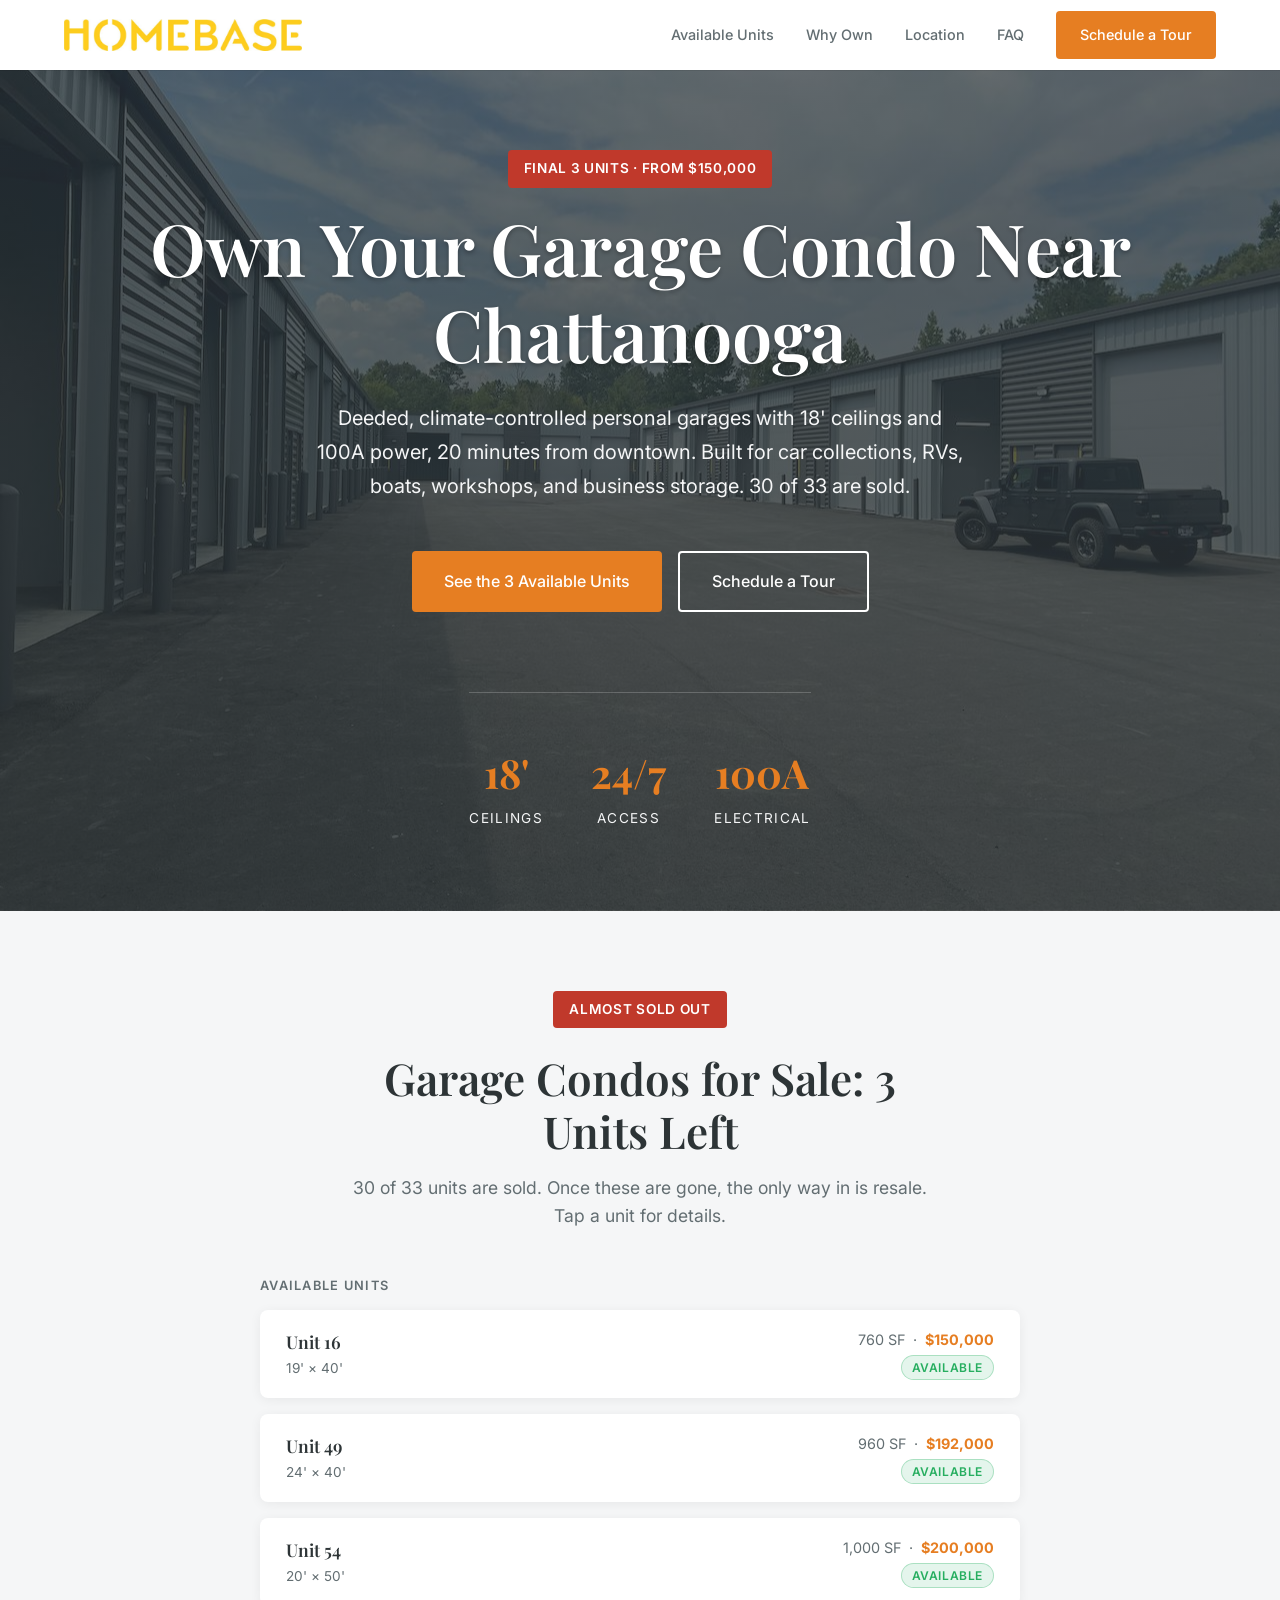
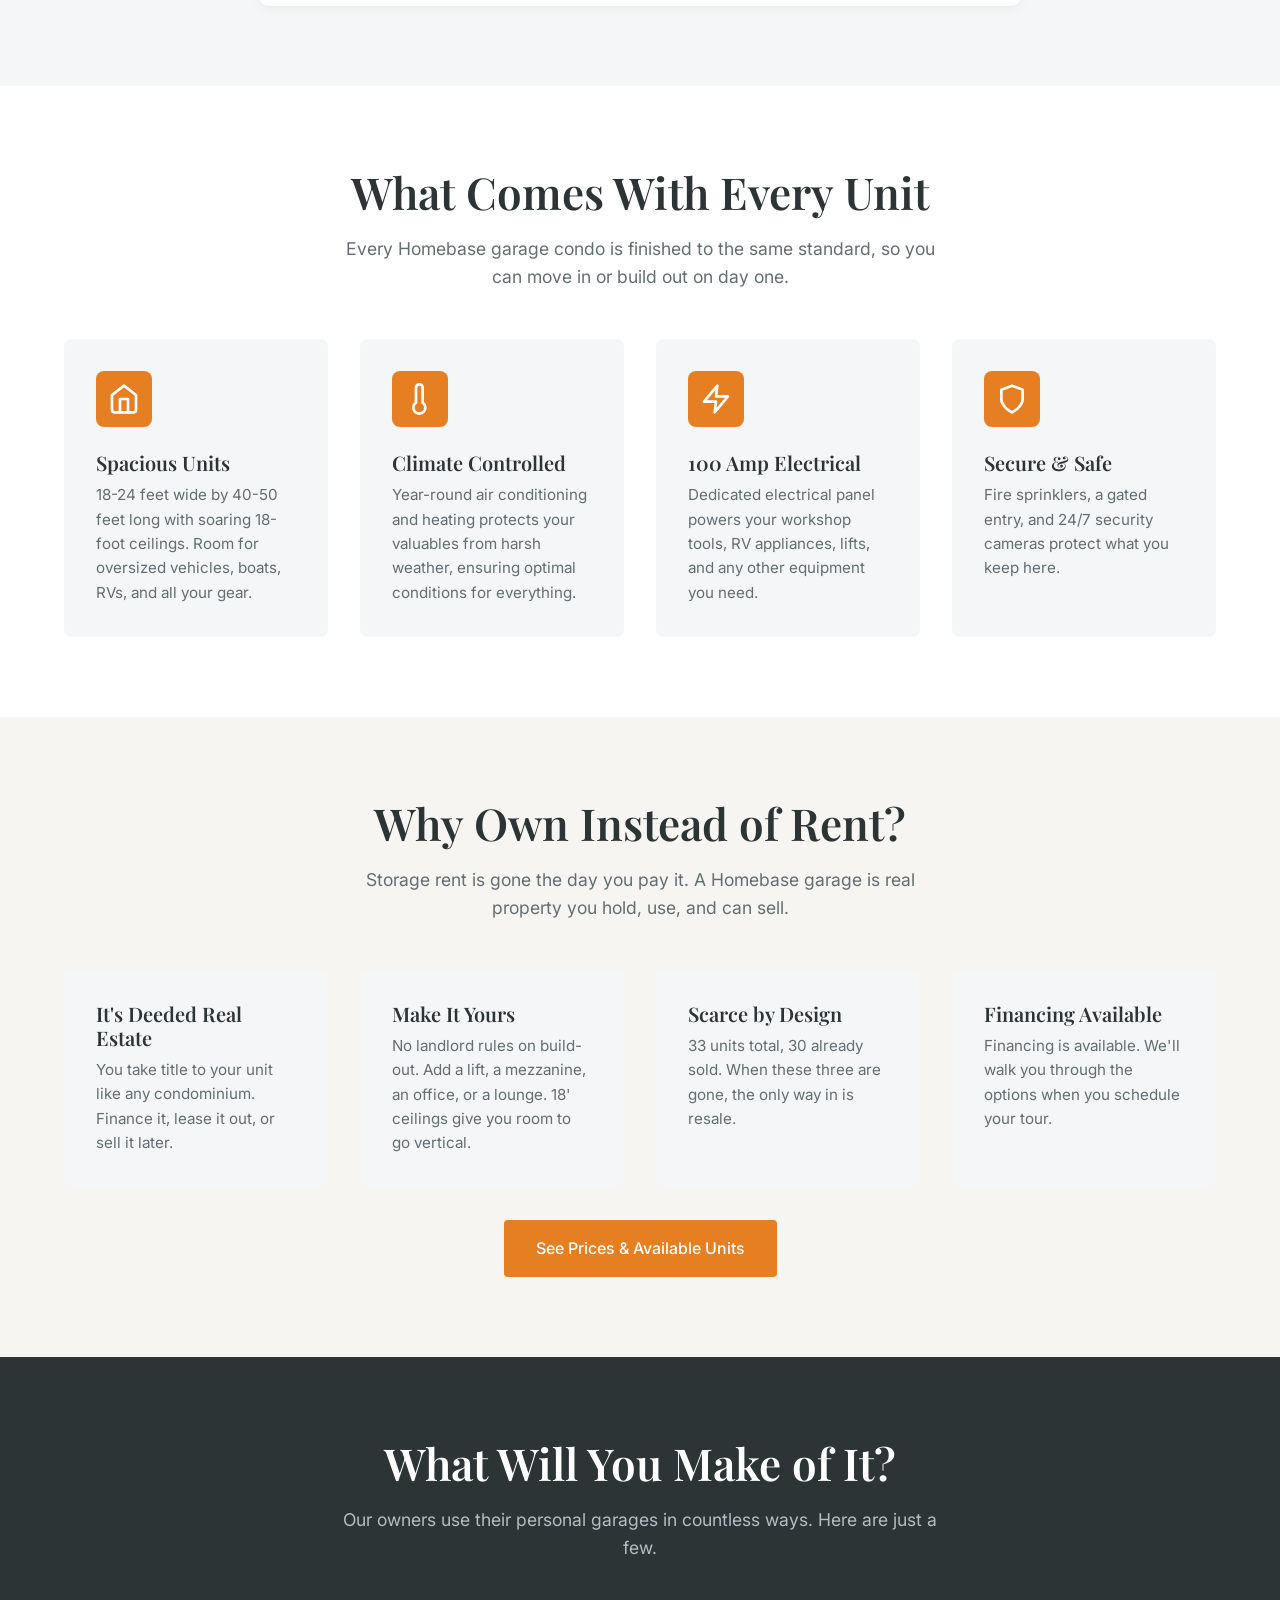
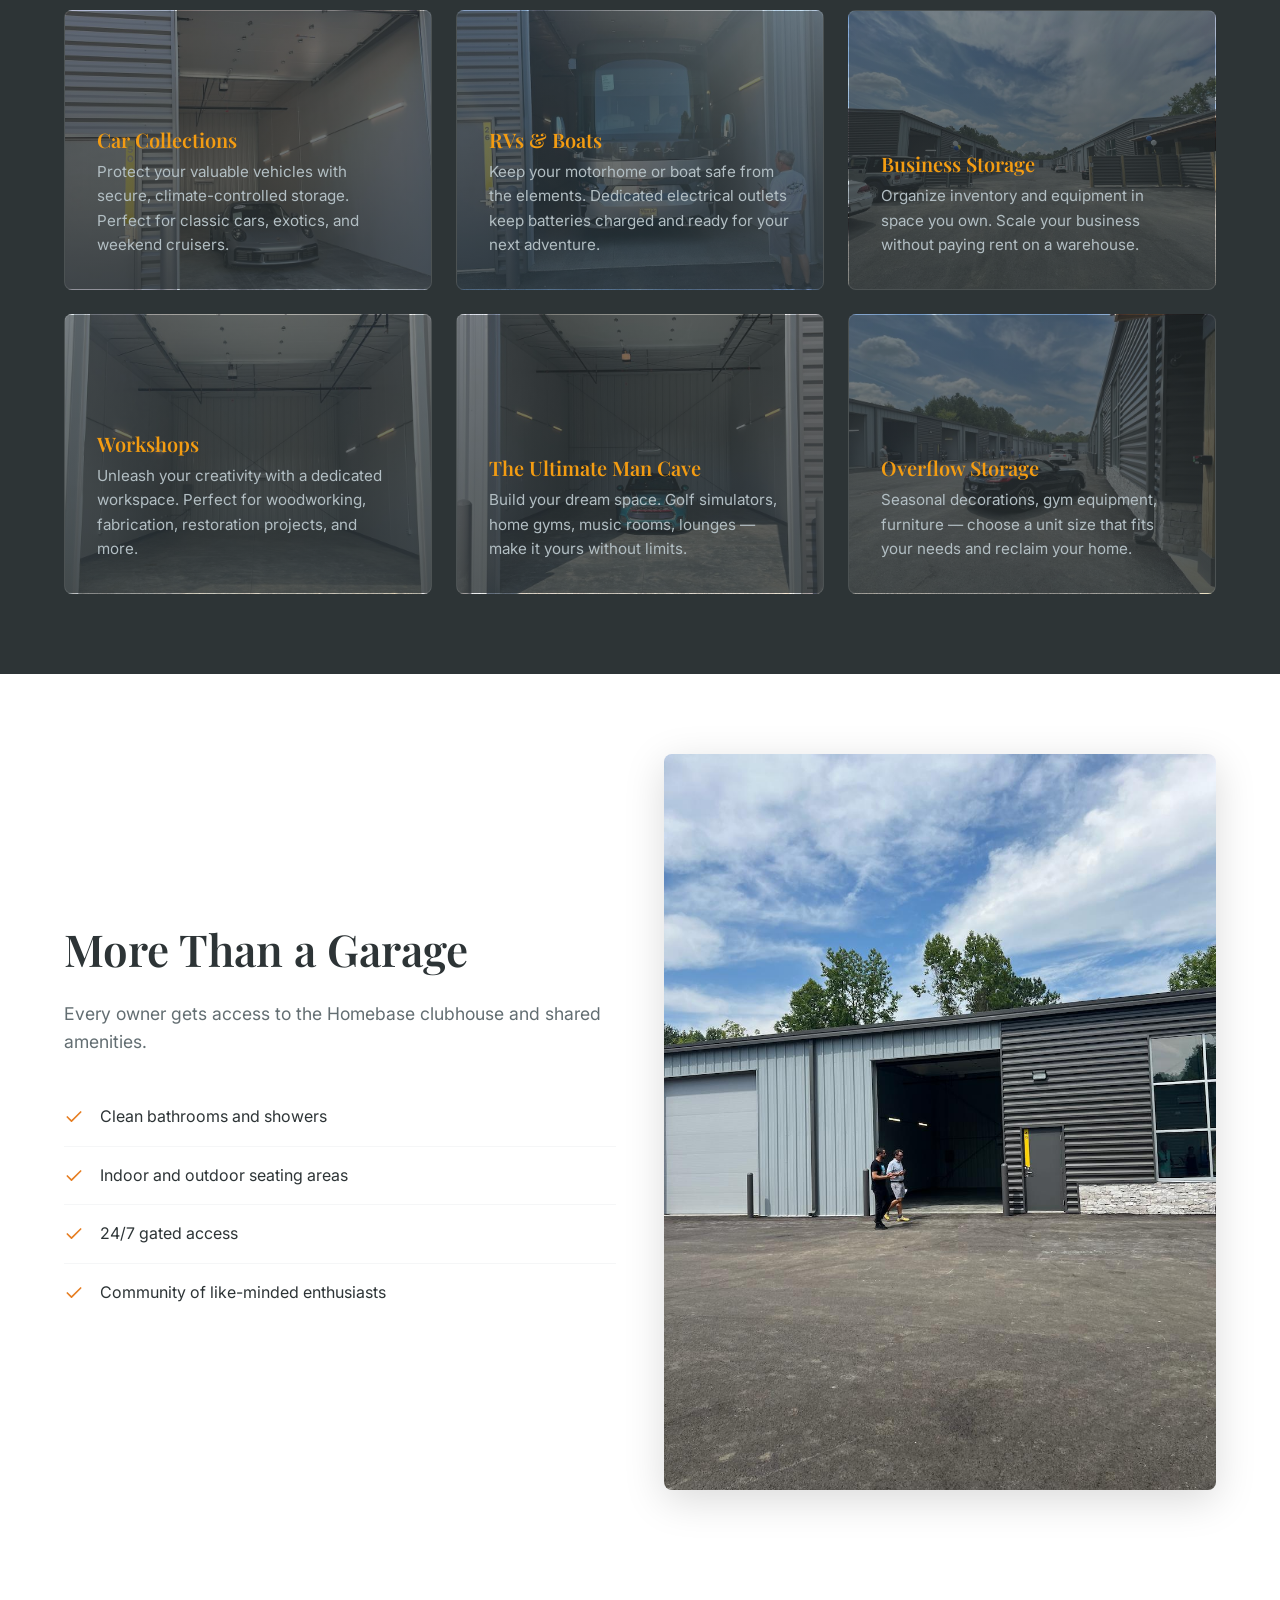
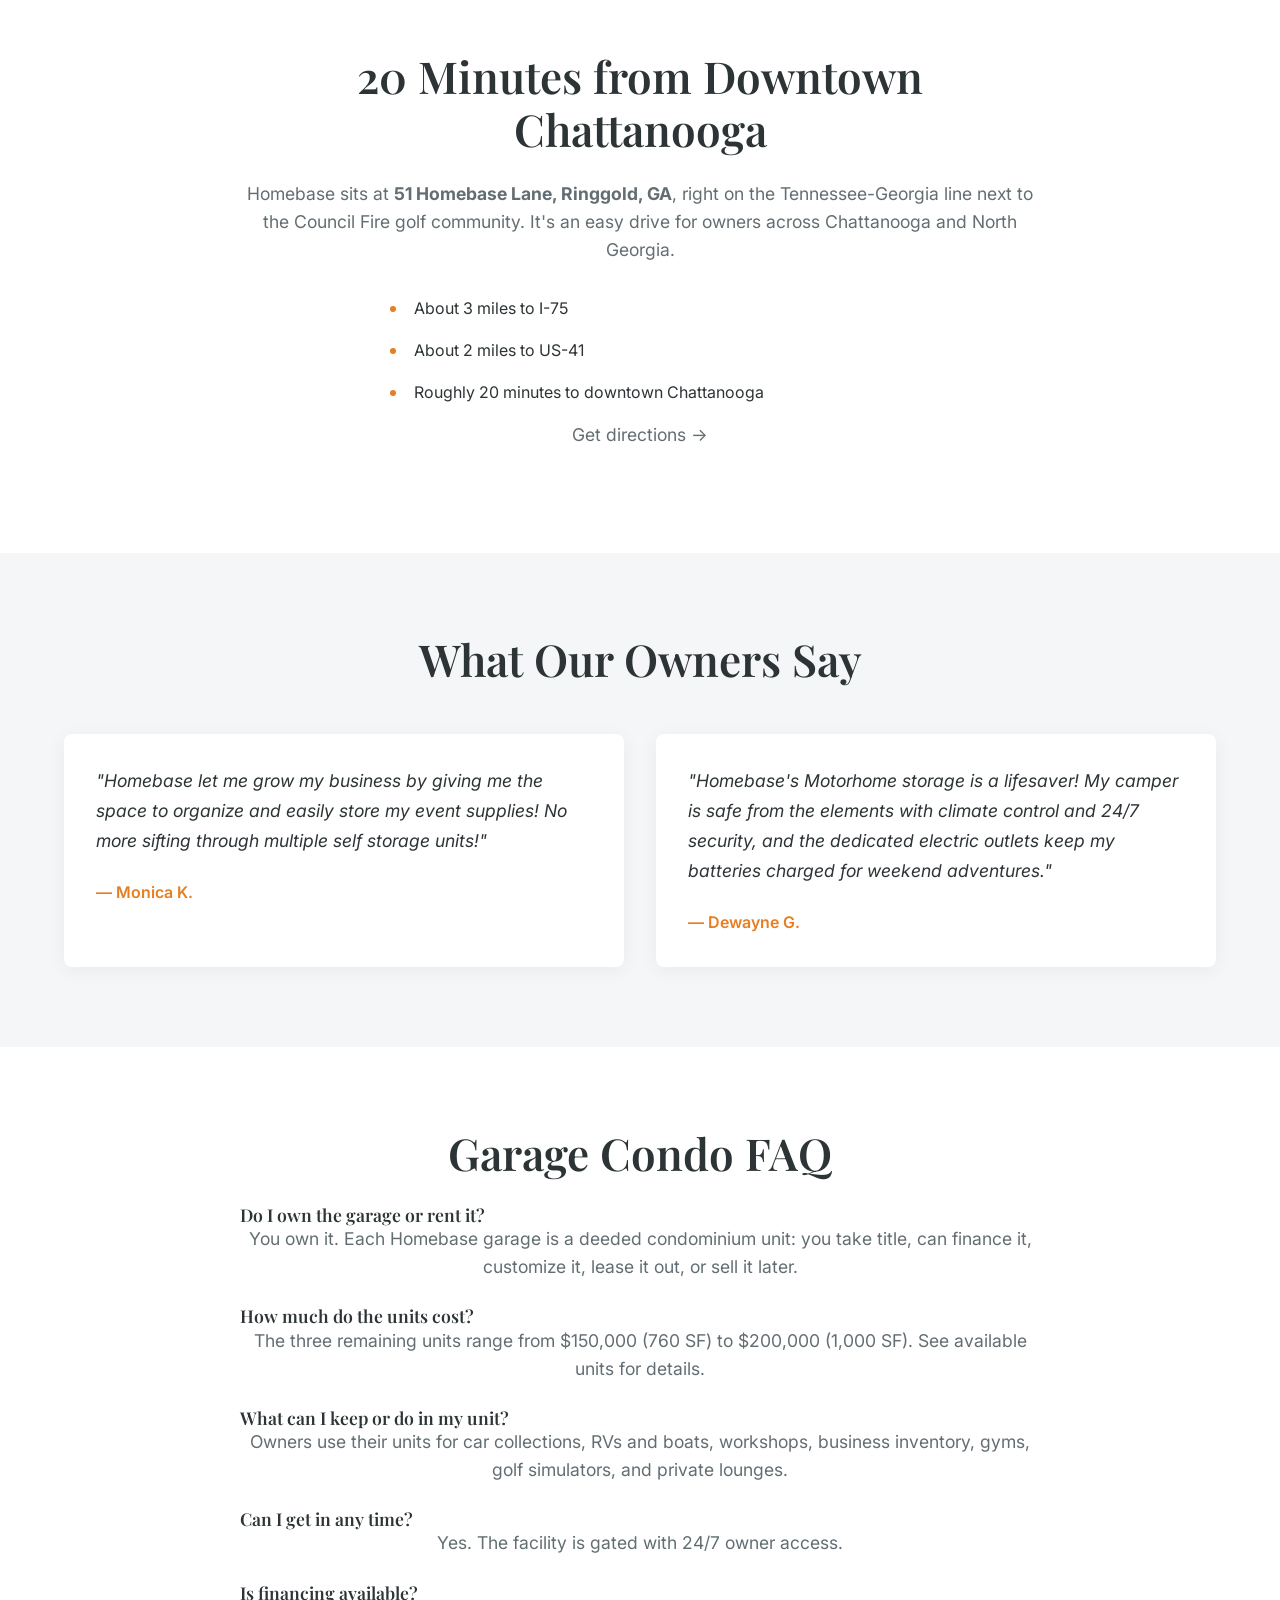
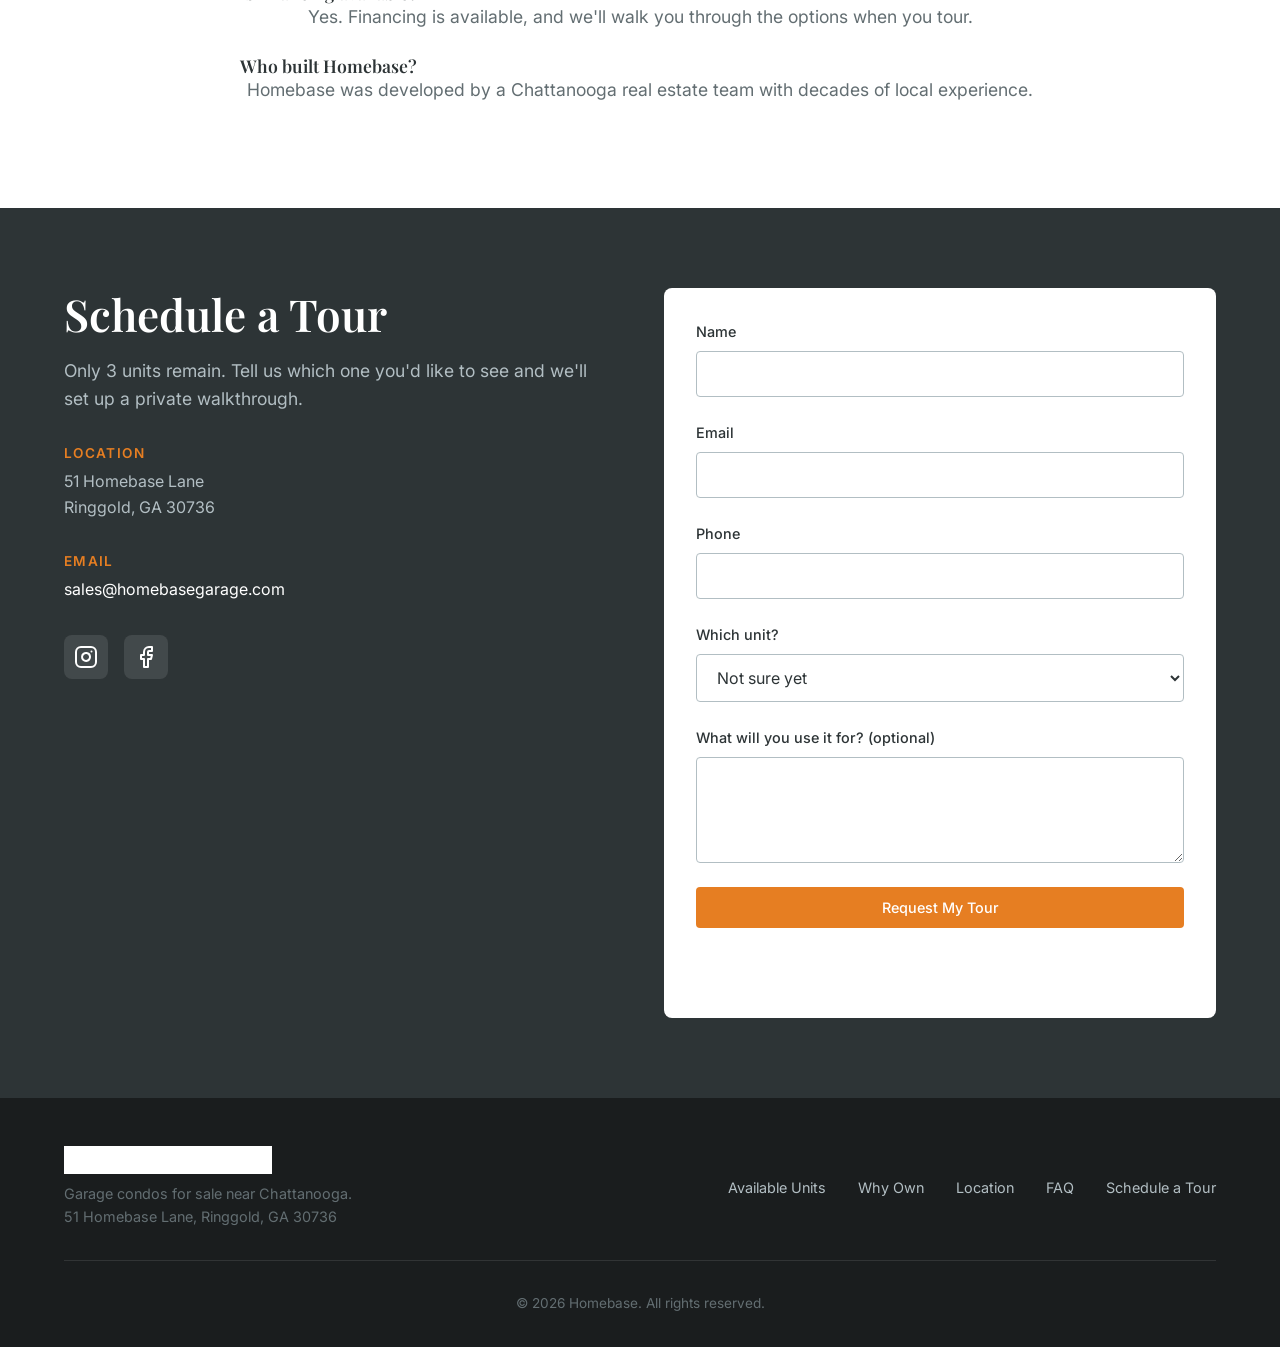
<file: index.html>
<!DOCTYPE html>
<html lang="en">
<head>
    <meta charset="UTF-8">
    <meta name="viewport" content="width=device-width, initial-scale=1.0">
    <title>Garage Condos for Sale near Chattanooga | Homebase, Ringgold GA</title>
    <meta name="description" content="Own a climate-controlled garage condo 20 minutes from downtown Chattanooga. 18' ceilings, 100A power, 24/7 gated access. Only 3 units left, from $150,000.">
    <link rel="canonical" href="https://homebasegarage.com/">
    <meta name="robots" content="index, follow, max-image-preview:large">
    <meta name="theme-color" content="#2D3436">
    <link rel="icon" type="image/png" sizes="48x48" href="/favicon.png">
    <link rel="apple-touch-icon" href="/apple-touch-icon.png">
    <meta property="og:type" content="website">
    <meta property="og:site_name" content="Homebase">
    <meta property="og:url" content="https://homebasegarage.com/">
    <meta property="og:title" content="Homebase Garage Condos | 3 Units Left, from $150K">
    <meta property="og:description" content="Deeded, climate-controlled garage condos for cars, RVs, boats, workshops and business storage. Next to Council Fire, 20 minutes from downtown Chattanooga.">
    <meta property="og:image" content="https://homebasegarage.com/assets/photos/facility-wide.jpg">
    <meta name="twitter:card" content="summary_large_image">
    <link rel="preload" as="image" href="assets/photos/facility-wide.jpg">
    <script type="application/ld+json">
    {
      "@context": "https://schema.org",
      "@graph": [
        {
          "@type": "LocalBusiness",
          "@id": "https://homebasegarage.com/#business",
          "name": "Homebase Garage Condos",
          "url": "https://homebasegarage.com/",
          "image": "https://homebasegarage.com/assets/photos/facility-wide.jpg",
          "logo": "https://homebasegarage.com/assets/logos/homebase-logo-gold.jpg",
          "email": "sales@homebasegarage.com",
          "description": "Climate-controlled garage condos for sale near Chattanooga, TN, for car collections, RVs, boats, workshops and business storage.",
          "address": {"@type": "PostalAddress", "streetAddress": "51 Homebase Lane", "addressLocality": "Ringgold", "addressRegion": "GA", "postalCode": "30736", "addressCountry": "US"},
          "areaServed": ["Chattanooga, TN", "Ringgold, GA", "North Georgia"],
          "sameAs": ["https://instagram.com/homebasegarage", "https://facebook.com/homebasegarage"]
        },
        {
          "@type": "ItemList",
          "name": "Available garage condos",
          "itemListElement": [
            {"@type": "ListItem", "position": 1, "item": {"@type": "Product", "image": "https://homebasegarage.com/assets/photos/unit-interior-empty.jpg", "brand": {"@type": "Brand", "name": "Homebase"}, "name": "Homebase Garage Condo, Unit 16 (760 SF)", "description": "19' x 40' climate-controlled garage condo, 18' ceilings, 100A panel.", "offers": {"@type": "Offer", "price": "150000", "priceCurrency": "USD", "availability": "https://schema.org/InStock", "url": "https://homebasegarage.com/#availability"}}},
            {"@type": "ListItem", "position": 2, "item": {"@type": "Product", "image": "https://homebasegarage.com/assets/photos/porsche-unit.jpg", "brand": {"@type": "Brand", "name": "Homebase"}, "name": "Homebase Garage Condo, Unit 49 (960 SF)", "description": "24' x 40' climate-controlled garage condo, 18' ceilings, 100A panel.", "offers": {"@type": "Offer", "price": "192000", "priceCurrency": "USD", "availability": "https://schema.org/InStock", "url": "https://homebasegarage.com/#availability"}}},
            {"@type": "ListItem", "position": 3, "item": {"@type": "Product", "image": "https://homebasegarage.com/assets/photos/rv-unit.jpg", "brand": {"@type": "Brand", "name": "Homebase"}, "name": "Homebase Garage Condo, Unit 54 (1,000 SF)", "description": "20' x 50' climate-controlled garage condo, 18' ceilings, 100A panel.", "offers": {"@type": "Offer", "price": "200000", "priceCurrency": "USD", "availability": "https://schema.org/InStock", "url": "https://homebasegarage.com/#availability"}}}
          ]
        },
        {
          "@type": "FAQPage",
          "mainEntity": [
            {"@type": "Question", "name": "Do I own the garage or rent it?", "acceptedAnswer": {"@type": "Answer", "text": "You own it. Each Homebase garage is a deeded condominium unit: you take title, can finance it, customize it, lease it out, or sell it later."}},
            {"@type": "Question", "name": "How much does a Homebase garage condo cost?", "acceptedAnswer": {"@type": "Answer", "text": "The remaining units range from $150,000 (760 SF) to $200,000 (1,000 SF)."}},
            {"@type": "Question", "name": "Where is Homebase located?", "acceptedAnswer": {"@type": "Answer", "text": "51 Homebase Lane, Ringgold, GA, right on the Tennessee-Georgia line next to Council Fire, about 3 miles from I-75 and roughly 20 minutes from downtown Chattanooga."}},
            {"@type": "Question", "name": "Is financing available?", "acceptedAnswer": {"@type": "Answer", "text": "Yes. Financing is available; ask when you schedule your tour."}},
            {"@type": "Question", "name": "What can I keep or do in my unit?", "acceptedAnswer": {"@type": "Answer", "text": "Owners use their units for car collections, RVs and boats, workshops, business inventory, gyms, golf simulators, and private lounges. Every unit has 18-foot ceilings, climate control, a 100A electrical panel, fire sprinklers, and 24/7 gated access."}}
          ]
        }
      ]
    }
    </script>
    <link rel="preconnect" href="https://fonts.googleapis.com">
    <link rel="preconnect" href="https://fonts.gstatic.com" crossorigin>
    <link href="https://fonts.googleapis.com/css2?family=Inter:wght@400;500;600;700&family=Playfair+Display:wght@600;700&display=swap" rel="stylesheet">
    <link rel="stylesheet" href="styles.css">
</head>
<body>
    <!-- Navigation -->
    <nav class="nav">
        <div class="nav-container">
            <a href="#" class="logo">
                <img src="assets/logos/homebase-logo-gold.jpg" alt="Homebase" class="logo-img">
            </a>
            <button class="nav-toggle" aria-label="Toggle navigation">
                <span></span>
                <span></span>
                <span></span>
            </button>
            <ul class="nav-links">
                <li><a href="#availability">Available Units</a></li>
                <li><a href="#why-own">Why Own</a></li>
                <li><a href="#location">Location</a></li>
                <li><a href="#faq">FAQ</a></li>
                <li><a href="#contact" class="btn btn-primary">Schedule a Tour</a></li>
            </ul>
        </div>
    </nav>

    <!-- Hero Section -->
    <header class="hero" style="background-image: linear-gradient(rgba(45, 52, 54, 0.7), rgba(45, 52, 54, 0.85)), url('assets/photos/facility-wide.jpg');">
        <div class="hero-content">
            <span class="urgency-badge">Final 3 Units &middot; From $150,000</span>
            <h1>Own Your Garage Condo Near Chattanooga</h1>
            <p class="hero-subtitle">Deeded, climate-controlled personal garages with 18' ceilings and 100A power, 20 minutes from downtown. Built for car collections, RVs, boats, workshops, and business storage. 30 of 33 are sold.</p>
            <div class="hero-cta">
                <a href="#availability" class="btn btn-primary btn-large">See the 3 Available Units</a>
                <a href="#contact" class="btn btn-secondary btn-large">Schedule a Tour</a>
            </div>
        </div>
        <div class="hero-stats">
            <div class="stat">
                <span class="stat-number">18'</span>
                <span class="stat-label">Ceilings</span>
            </div>
            <div class="stat">
                <span class="stat-number">24/7</span>
                <span class="stat-label">Access</span>
            </div>
            <div class="stat">
                <span class="stat-number">100A</span>
                <span class="stat-label">Electrical</span>
            </div>
        </div>
    </header>

    <!-- Availability Section -->
    <section id="availability" class="availability">
        <div class="container">
            <div class="section-header">
                <span class="urgency-badge">Almost Sold Out</span>
                <h2>Garage Condos for Sale: 3 Units Left</h2>
                <p>30 of 33 units are sold. Once these are gone, the only way in is resale. Tap a unit for details.</p>
            </div>
            <div class="interactive-siteplan inventory-only">

                <!-- Site plan removed per owner request — units list only -->
                <div class="siteplan-panel" hidden aria-hidden="true" style="display:none">
                    <h3 class="panel-title">Site Plan</h3>
                    <div class="siteplan-container">
                        <svg id="homebase-siteplan" viewBox="0 0 400 670" xmlns="http://www.w3.org/2000/svg" role="img" aria-label="Homebase site plan">

                            <!-- Background -->
                            <rect x="0" y="0" width="400" height="670" fill="#1e2224" rx="4"/>

                            <!-- North Indicator -->
                            <g id="north-indicator">
                                <line x1="14" y1="32" x2="14" y2="14" stroke="#aaa" stroke-width="1.5"/>
                                <polygon points="14,8 11,16 17,16" fill="#aaa"/>
                                <text x="14" y="42" text-anchor="middle" fill="#aaa" font-size="9" font-family="Inter,sans-serif" font-weight="600">N</text>
                            </g>

                            <!-- Building Labels -->
                            <text x="47" y="49" text-anchor="middle" fill="#888" font-size="8" font-family="Inter,sans-serif" font-weight="600" letter-spacing="0.05em">BLDG A</text>
                            <text x="185" y="49" text-anchor="middle" fill="#888" font-size="8" font-family="Inter,sans-serif" font-weight="600" letter-spacing="0.05em">BLDG B</text>
                            <text x="332" y="112" text-anchor="middle" fill="#888" font-size="8" font-family="Inter,sans-serif" font-weight="600" letter-spacing="0.05em">BLDG C</text>

                            <!-- Driveway 1 -->
                            <rect x="88" y="55" width="40" height="490" fill="#444" opacity="0.3" rx="1"/>
                            <line x1="108" y1="55" x2="108" y2="545" stroke="#666" stroke-width="1" stroke-dasharray="6,4" opacity="0.5"/>

                            <!-- Driveway 2 -->
                            <rect x="242" y="55" width="38" height="550" fill="#444" opacity="0.3" rx="1"/>
                            <line x1="261" y1="55" x2="261" y2="605" stroke="#666" stroke-width="1" stroke-dasharray="6,4" opacity="0.5"/>

                            <!-- Building A — 12 units (position 12 = Unit 12 = available) -->
                            <!-- A1 sold -->
                            <rect x="8" y="55" width="78" height="36" fill="#3a3f42" rx="2" class="unit-sold"/>
                            <!-- A2 sold -->
                            <rect x="8" y="95" width="78" height="36" fill="#3a3f42" rx="2" class="unit-sold"/>
                            <!-- A3 sold -->
                            <rect x="8" y="135" width="78" height="36" fill="#3a3f42" rx="2" class="unit-sold"/>
                            <!-- A4 sold -->
                            <rect x="8" y="175" width="78" height="36" fill="#3a3f42" rx="2" class="unit-sold"/>
                            <!-- A5 sold -->
                            <rect x="8" y="215" width="78" height="36" fill="#3a3f42" rx="2" class="unit-sold"/>
                            <!-- A6 sold -->
                            <rect x="8" y="255" width="78" height="36" fill="#3a3f42" rx="2" class="unit-sold"/>
                            <!-- A7 sold -->
                            <rect x="8" y="295" width="78" height="36" fill="#3a3f42" rx="2" class="unit-sold"/>
                            <!-- A8 sold -->
                            <rect x="8" y="335" width="78" height="36" fill="#3a3f42" rx="2" class="unit-sold"/>
                            <!-- A9 sold -->
                            <rect x="8" y="375" width="78" height="36" fill="#3a3f42" rx="2" class="unit-sold"/>
                            <!-- A10 sold -->
                            <rect x="8" y="415" width="78" height="36" fill="#3a3f42" rx="2" class="unit-sold"/>
                            <!-- A11 sold -->
                            <rect x="8" y="455" width="78" height="36" fill="#3a3f42" rx="2" class="unit-sold"/>
                            <!-- A12 = Unit 12 AVAILABLE -->
                            <rect x="8" y="495" width="78" height="36" fill="#E67E22" rx="2" class="unit-available" data-unit-id="12" style="cursor:pointer"/>
                            <text x="47" y="517" text-anchor="middle" fill="#fff" font-size="11" font-family="Inter,sans-serif" font-weight="700" pointer-events="none">12</text>

                            <!-- Bottom Row — 4 units, all SOLD -->
                            <rect x="8"   y="548" width="58" height="38" fill="#3a3f42" rx="2" class="unit-sold"/>
                            <rect x="68"  y="548" width="58" height="38" fill="#3a3f42" rx="2" class="unit-sold"/>
                            <rect x="128" y="548" width="58" height="38" fill="#3a3f42" rx="2" class="unit-sold"/>
                            <rect x="188" y="548" width="58" height="38" fill="#3a3f42" rx="2" class="unit-sold"/>

                            <!-- Building B — 14 units (position 9 = Unit 49 = available) -->
                            <!-- B1 sold -->
                            <rect x="130" y="55"  width="110" height="34" fill="#3a3f42" rx="2" class="unit-sold"/>
                            <!-- B2 sold -->
                            <rect x="130" y="93"  width="110" height="34" fill="#3a3f42" rx="2" class="unit-sold"/>
                            <!-- B3 sold -->
                            <rect x="130" y="131" width="110" height="34" fill="#3a3f42" rx="2" class="unit-sold"/>
                            <!-- B4 sold -->
                            <rect x="130" y="169" width="110" height="34" fill="#3a3f42" rx="2" class="unit-sold"/>
                            <!-- B5 sold -->
                            <rect x="130" y="207" width="110" height="34" fill="#3a3f42" rx="2" class="unit-sold"/>
                            <!-- B6 sold -->
                            <rect x="130" y="245" width="110" height="34" fill="#3a3f42" rx="2" class="unit-sold"/>
                            <!-- B7 sold -->
                            <rect x="130" y="283" width="110" height="34" fill="#3a3f42" rx="2" class="unit-sold"/>
                            <!-- B8 sold -->
                            <rect x="130" y="321" width="110" height="34" fill="#3a3f42" rx="2" class="unit-sold"/>
                            <!-- B9 = Unit 49 AVAILABLE -->
                            <rect x="130" y="359" width="110" height="34" fill="#E67E22" rx="2" class="unit-available" data-unit-id="49" style="cursor:pointer"/>
                            <text x="185" y="380" text-anchor="middle" fill="#fff" font-size="11" font-family="Inter,sans-serif" font-weight="700" pointer-events="none">49</text>
                            <!-- B10 sold -->
                            <rect x="130" y="397" width="110" height="34" fill="#3a3f42" rx="2" class="unit-sold"/>
                            <!-- B11 sold -->
                            <rect x="130" y="435" width="110" height="34" fill="#3a3f42" rx="2" class="unit-sold"/>
                            <!-- B12 sold -->
                            <rect x="130" y="473" width="110" height="34" fill="#3a3f42" rx="2" class="unit-sold"/>
                            <!-- B13 sold -->
                            <rect x="130" y="511" width="110" height="34" fill="#3a3f42" rx="2" class="unit-sold"/>
                            <!-- B14 sold -->
                            <rect x="130" y="549" width="110" height="34" fill="#3a3f42" rx="2" class="unit-sold"/>

                            <!-- Clubhouse (drawn over driveway 2) -->
                            <rect x="248" y="55" width="68" height="52" fill="#4A4A4A" rx="2"/>
                            <text transform="translate(277,105) rotate(-90)" text-anchor="end" fill="#ccc" font-size="7" font-family="Inter,sans-serif" font-weight="600" letter-spacing="0.08em">CLUBHOUSE</text>

                            <!-- Building C — 18 units (position 14 = Unit 54 = available) -->
                            <!-- C1 sold -->
                            <rect x="282" y="118" width="100" height="26" fill="#3a3f42" rx="2" class="unit-sold"/>
                            <!-- C2 sold -->
                            <rect x="282" y="148" width="100" height="26" fill="#3a3f42" rx="2" class="unit-sold"/>
                            <!-- C3 sold -->
                            <rect x="282" y="178" width="100" height="26" fill="#3a3f42" rx="2" class="unit-sold"/>
                            <!-- C4 sold -->
                            <rect x="282" y="208" width="100" height="26" fill="#3a3f42" rx="2" class="unit-sold"/>
                            <!-- C5 sold -->
                            <rect x="282" y="238" width="100" height="26" fill="#3a3f42" rx="2" class="unit-sold"/>
                            <!-- C6 sold -->
                            <rect x="282" y="268" width="100" height="26" fill="#3a3f42" rx="2" class="unit-sold"/>
                            <!-- C7 sold -->
                            <rect x="282" y="298" width="100" height="26" fill="#3a3f42" rx="2" class="unit-sold"/>
                            <!-- C8 sold -->
                            <rect x="282" y="328" width="100" height="26" fill="#3a3f42" rx="2" class="unit-sold"/>
                            <!-- C9 sold -->
                            <rect x="282" y="358" width="100" height="26" fill="#3a3f42" rx="2" class="unit-sold"/>
                            <!-- C10 sold -->
                            <rect x="282" y="388" width="100" height="26" fill="#3a3f42" rx="2" class="unit-sold"/>
                            <!-- C11 sold -->
                            <rect x="282" y="418" width="100" height="26" fill="#3a3f42" rx="2" class="unit-sold"/>
                            <!-- C12 sold -->
                            <rect x="282" y="448" width="100" height="26" fill="#3a3f42" rx="2" class="unit-sold"/>
                            <!-- C13 sold -->
                            <rect x="282" y="478" width="100" height="26" fill="#3a3f42" rx="2" class="unit-sold"/>
                            <!-- C14 = Unit 54 AVAILABLE -->
                            <rect x="282" y="508" width="100" height="26" fill="#E67E22" rx="2" class="unit-available" data-unit-id="54" style="cursor:pointer"/>
                            <text x="332" y="525" text-anchor="middle" fill="#fff" font-size="10" font-family="Inter,sans-serif" font-weight="700" pointer-events="none">54</text>
                            <!-- C15 sold -->
                            <rect x="282" y="538" width="100" height="26" fill="#3a3f42" rx="2" class="unit-sold"/>
                            <!-- C16 sold -->
                            <rect x="282" y="568" width="100" height="26" fill="#3a3f42" rx="2" class="unit-sold"/>
                            <!-- C17 sold -->
                            <rect x="282" y="598" width="100" height="26" fill="#3a3f42" rx="2" class="unit-sold"/>
                            <!-- C18 sold -->
                            <rect x="282" y="628" width="100" height="26" fill="#3a3f42" rx="2" class="unit-sold"/>

                        </svg>
                    </div><!-- /.siteplan-container -->

                    <div class="siteplan-legend">
                        <span class="legend-item legend-sold"><span class="legend-swatch"></span> Sold</span>
                        <span class="legend-item legend-available"><span class="legend-swatch"></span> Available</span>
                        <span class="legend-item legend-selected"><span class="legend-swatch"></span> Selected</span>
                    </div>
                </div><!-- /.siteplan-panel -->

                <!-- RIGHT: Inventory List -->
                <div class="inventory-panel">
                    <h3 class="panel-title">Available Units</h3>
                    <div class="inventory-list">

                        <!-- Unit 16 -->
                        <div class="inventory-card" data-unit-id="16" tabindex="0" role="button" aria-expanded="false">
                            <div class="inventory-card-header">
                                <div class="inventory-card-meta">
                                    <span class="unit-label">Unit 16</span>
                                    <span class="unit-dims">19' × 40'</span>
                                </div>
                                <div class="inventory-card-right">
                                    <span class="unit-stats">760 SF &nbsp;·&nbsp; <strong>$150,000</strong></span>
                                    <span class="availability-pill">Available</span>
                                </div>
                            </div>
                            <div class="unit-detail-panel" aria-hidden="true">
                                <div class="unit-detail-inner">
                                    <div class="unit-detail-specs">
                                        <div class="spec-item"><span class="spec-label">Dimensions</span><span class="spec-value">19' × 40'</span></div>
                                        <div class="spec-item"><span class="spec-label">Square Feet</span><span class="spec-value">760 SF</span></div>
                                        <div class="spec-item"><span class="spec-label">Price</span><span class="spec-value spec-price">$150,000</span></div>
                                    </div>
                                    <ul class="unit-features">
                                        <li>18' ceilings</li>
                                        <li>Climate controlled</li>
                                        <li>100A electrical panel</li>
                                        <li>Sprinkler system</li>
                                        <li>24/7 gated access</li>
                                    </ul>
                                    <a href="#contact" class="btn btn-primary reserve-btn" data-unit="unit-16">Request Tour of Unit 16 →</a>
                                </div>
                            </div>
                        </div>

                        <!-- Unit 49 -->
                        <div class="inventory-card" data-unit-id="49" tabindex="0" role="button" aria-expanded="false">
                            <div class="inventory-card-header">
                                <div class="inventory-card-meta">
                                    <span class="unit-label">Unit 49</span>
                                    <span class="unit-dims">24' × 40'</span>
                                </div>
                                <div class="inventory-card-right">
                                    <span class="unit-stats">960 SF &nbsp;·&nbsp; <strong>$192,000</strong></span>
                                    <span class="availability-pill">Available</span>
                                </div>
                            </div>
                            <div class="unit-detail-panel" aria-hidden="true">
                                <div class="unit-detail-inner">
                                    <div class="unit-detail-specs">
                                        <div class="spec-item"><span class="spec-label">Dimensions</span><span class="spec-value">24' × 40'</span></div>
                                        <div class="spec-item"><span class="spec-label">Square Feet</span><span class="spec-value">960 SF</span></div>
                                        <div class="spec-item"><span class="spec-label">Price</span><span class="spec-value spec-price">$192,000</span></div>
                                    </div>
                                    <ul class="unit-features">
                                        <li>18' ceilings</li>
                                        <li>Climate controlled</li>
                                        <li>100A electrical panel</li>
                                        <li>Sprinkler system</li>
                                        <li>24/7 gated access</li>
                                    </ul>
                                    <a href="#contact" class="btn btn-primary reserve-btn" data-unit="unit-49">Request Tour of Unit 49 →</a>
                                </div>
                            </div>
                        </div>

                        <!-- Unit 54 -->
                        <div class="inventory-card" data-unit-id="54" tabindex="0" role="button" aria-expanded="false">
                            <div class="inventory-card-header">
                                <div class="inventory-card-meta">
                                    <span class="unit-label">Unit 54</span>
                                    <span class="unit-dims">20' × 50'</span>
                                </div>
                                <div class="inventory-card-right">
                                    <span class="unit-stats">1,000 SF &nbsp;·&nbsp; <strong>$200,000</strong></span>
                                    <span class="availability-pill">Available</span>
                                </div>
                            </div>
                            <div class="unit-detail-panel" aria-hidden="true">
                                <div class="unit-detail-inner">
                                    <div class="unit-detail-specs">
                                        <div class="spec-item"><span class="spec-label">Dimensions</span><span class="spec-value">20' × 50'</span></div>
                                        <div class="spec-item"><span class="spec-label">Square Feet</span><span class="spec-value">1,000 SF</span></div>
                                        <div class="spec-item"><span class="spec-label">Price</span><span class="spec-value spec-price">$200,000</span></div>
                                    </div>
                                    <ul class="unit-features">
                                        <li>18' ceilings</li>
                                        <li>Climate controlled</li>
                                        <li>100A electrical panel</li>
                                        <li>Sprinkler system</li>
                                        <li>24/7 gated access</li>
                                    </ul>
                                    <a href="#contact" class="btn btn-primary reserve-btn" data-unit="unit-54">Request Tour of Unit 54 →</a>
                                </div>
                            </div>
                        </div>

                    </div><!-- /.inventory-list -->
                </div><!-- /.inventory-panel -->

            </div><!-- /.interactive-siteplan -->
        </div><!-- /.container -->

        <!-- SVG Tooltip (rendered by JS) -->
        <div id="siteplan-tooltip" role="tooltip" aria-hidden="true"></div>

    </section>

    <!-- Features Section -->
    <section id="features" class="features">
        <div class="container">
            <div class="section-header">
                <h2>What Comes With Every Unit</h2>
                <p>Every Homebase garage condo is finished to the same standard, so you can move in or build out on day one.</p>
            </div>
            <div class="features-grid">
                <div class="feature-card">
                    <div class="feature-icon">
                        <svg xmlns="http://www.w3.org/2000/svg" width="32" height="32" viewBox="0 0 24 24" fill="none" stroke="currentColor" stroke-width="2" stroke-linecap="round" stroke-linejoin="round"><path d="M3 9l9-7 9 7v11a2 2 0 0 1-2 2H5a2 2 0 0 1-2-2z"></path><polyline points="9 22 9 12 15 12 15 22"></polyline></svg>
                    </div>
                    <h3>Spacious Units</h3>
                    <p>18-24 feet wide by 40-50 feet long with soaring 18-foot ceilings. Room for oversized vehicles, boats, RVs, and all your gear.</p>
                </div>
                <div class="feature-card">
                    <div class="feature-icon">
                        <svg xmlns="http://www.w3.org/2000/svg" width="32" height="32" viewBox="0 0 24 24" fill="none" stroke="currentColor" stroke-width="2" stroke-linecap="round" stroke-linejoin="round"><path d="M14 14.76V3.5a2.5 2.5 0 0 0-5 0v11.26a4.5 4.5 0 1 0 5 0z"></path></svg>
                    </div>
                    <h3>Climate Controlled</h3>
                    <p>Year-round air conditioning and heating protects your valuables from harsh weather, ensuring optimal conditions for everything.</p>
                </div>
                <div class="feature-card">
                    <div class="feature-icon">
                        <svg xmlns="http://www.w3.org/2000/svg" width="32" height="32" viewBox="0 0 24 24" fill="none" stroke="currentColor" stroke-width="2" stroke-linecap="round" stroke-linejoin="round"><polygon points="13 2 3 14 12 14 11 22 21 10 12 10 13 2"></polygon></svg>
                    </div>
                    <h3>100 Amp Electrical</h3>
                    <p>Dedicated electrical panel powers your workshop tools, RV appliances, lifts, and any other equipment you need.</p>
                </div>
                <div class="feature-card">
                    <div class="feature-icon">
                        <svg xmlns="http://www.w3.org/2000/svg" width="32" height="32" viewBox="0 0 24 24" fill="none" stroke="currentColor" stroke-width="2" stroke-linecap="round" stroke-linejoin="round"><path d="M12 22s8-4 8-10V5l-8-3-8 3v7c0 6 8 10 8 10z"></path></svg>
                    </div>
                    <h3>Secure & Safe</h3>
                    <p>Fire sprinklers, a gated entry, and 24/7 security cameras protect what you keep here.</p>
                </div>
            </div>
        </div>
    </section>

    <!-- Why Own Section -->
    <section id="why-own" class="features why-own">
        <div class="container">
            <div class="section-header">
                <h2>Why Own Instead of Rent?</h2>
                <p>Storage rent is gone the day you pay it. A Homebase garage is real property you hold, use, and can sell.</p>
            </div>
            <div class="features-grid">
                <div class="feature-card">
                    <h3>It's Deeded Real Estate</h3>
                    <p>You take title to your unit like any condominium. Finance it, lease it out, or sell it later.</p>
                </div>
                <div class="feature-card">
                    <h3>Make It Yours</h3>
                    <p>No landlord rules on build-out. Add a lift, a mezzanine, an office, or a lounge. 18' ceilings give you room to go vertical.</p>
                </div>
                <div class="feature-card">
                    <h3>Scarce by Design</h3>
                    <p>33 units total, 30 already sold. When these three are gone, the only way in is resale.</p>
                </div>
                <div class="feature-card">
                    <h3>Financing Available</h3>
                    <p>Financing is available. We'll walk you through the options when you schedule your tour.</p>
                </div>
            </div>
            <div class="hero-cta" style="justify-content:center;margin-top:2rem">
                <a href="#availability" class="btn btn-primary btn-large">See Prices &amp; Available Units</a>
            </div>
        </div>
    </section>

    <!-- Uses Section -->
    <section id="uses" class="uses">
        <div class="container">
            <div class="section-header">
                <h2>What Will You Make of It?</h2>
                <p>Our owners use their personal garages in countless ways. Here are just a few.</p>
            </div>
            <div class="uses-grid">
                <div class="use-card" style="background-image: linear-gradient(rgba(45, 52, 54, 0.6), rgba(45, 52, 54, 0.8)), url('assets/photos/porsche-unit.jpg');">
                    <div class="use-content">
                        <h3>Car Collections</h3>
                        <p>Protect your valuable vehicles with secure, climate-controlled storage. Perfect for classic cars, exotics, and weekend cruisers.</p>
                    </div>
                </div>
                <div class="use-card" style="background-image: linear-gradient(rgba(45, 52, 54, 0.6), rgba(45, 52, 54, 0.8)), url('assets/photos/rv-unit.jpg');">
                    <div class="use-content">
                        <h3>RVs & Boats</h3>
                        <p>Keep your motorhome or boat safe from the elements. Dedicated electrical outlets keep batteries charged and ready for your next adventure.</p>
                    </div>
                </div>
                <div class="use-card" style="background-image: linear-gradient(rgba(45, 52, 54, 0.6), rgba(45, 52, 54, 0.8)), url('assets/photos/facility-wide-balloons.jpg');">
                    <div class="use-content">
                        <h3>Business Storage</h3>
                        <p>Organize inventory and equipment in space you own. Scale your business without paying rent on a warehouse.</p>
                    </div>
                </div>
                <div class="use-card" style="background-image: linear-gradient(rgba(45, 52, 54, 0.6), rgba(45, 52, 54, 0.8)), url('assets/photos/unit-interior-empty.jpg');">
                    <div class="use-content">
                        <h3>Workshops</h3>
                        <p>Unleash your creativity with a dedicated workspace. Perfect for woodworking, fabrication, restoration projects, and more.</p>
                    </div>
                </div>
                <div class="use-card" style="background-image: linear-gradient(rgba(45, 52, 54, 0.6), rgba(45, 52, 54, 0.8)), url('assets/photos/mini-cooper-unit.jpg');">
                    <div class="use-content">
                        <h3>The Ultimate Man Cave</h3>
                        <p>Build your dream space. Golf simulators, home gyms, music rooms, lounges — make it yours without limits.</p>
                    </div>
                </div>
                <div class="use-card" style="background-image: linear-gradient(rgba(45, 52, 54, 0.6), rgba(45, 52, 54, 0.8)), url('assets/photos/bmw-clubhouse.jpg');">
                    <div class="use-content">
                        <h3>Overflow Storage</h3>
                        <p>Seasonal decorations, gym equipment, furniture — choose a unit size that fits your needs and reclaim your home.</p>
                    </div>
                </div>
            </div>
        </div>
    </section>

    <!-- Amenities Section -->
    <section id="amenities" class="amenities">
        <div class="container">
            <div class="amenities-content">
                <div class="amenities-text">
                    <h2>More Than a Garage</h2>
                    <p class="amenities-intro">Every owner gets access to the Homebase clubhouse and shared amenities.</p>
                    <ul class="amenities-list">
                        <li>
                            <svg xmlns="http://www.w3.org/2000/svg" width="20" height="20" viewBox="0 0 24 24" fill="none" stroke="currentColor" stroke-width="2" stroke-linecap="round" stroke-linejoin="round"><polyline points="20 6 9 17 4 12"></polyline></svg>
                            Clean bathrooms and showers
                        </li>
                        <li>
                            <svg xmlns="http://www.w3.org/2000/svg" width="20" height="20" viewBox="0 0 24 24" fill="none" stroke="currentColor" stroke-width="2" stroke-linecap="round" stroke-linejoin="round"><polyline points="20 6 9 17 4 12"></polyline></svg>
                            Indoor and outdoor seating areas
                        </li>
                        <li>
                            <svg xmlns="http://www.w3.org/2000/svg" width="20" height="20" viewBox="0 0 24 24" fill="none" stroke="currentColor" stroke-width="2" stroke-linecap="round" stroke-linejoin="round"><polyline points="20 6 9 17 4 12"></polyline></svg>
                            24/7 gated access
                        </li>
                        <li>
                            <svg xmlns="http://www.w3.org/2000/svg" width="20" height="20" viewBox="0 0 24 24" fill="none" stroke="currentColor" stroke-width="2" stroke-linecap="round" stroke-linejoin="round"><polyline points="20 6 9 17 4 12"></polyline></svg>
                            Community of like-minded enthusiasts
                        </li>
                    </ul>
                </div>
                <div class="amenities-image">
                    <img src="assets/photos/clubhouse-exterior.jpg" alt="Homebase clubhouse with stone accents and covered patio" loading="lazy">
                </div>
            </div>
        </div>
    </section>

    <!-- Location Section -->
    <section id="location" class="about">
        <div class="container">
            <div class="about-content">
                <div class="about-text">
                    <h2>20 Minutes from Downtown Chattanooga</h2>
                    <p>Homebase sits at <strong>51 Homebase Lane, Ringgold, GA</strong>, right on the Tennessee-Georgia line next to the Council Fire golf community. It's an easy drive for owners across Chattanooga and North Georgia.</p>
                    <ul>
                        <li>About 3 miles to I-75</li>
                        <li>About 2 miles to US-41</li>
                        <li>Roughly 20 minutes to downtown Chattanooga</li>
                    </ul>
                    <p><a href="https://maps.google.com/?q=51+Homebase+Lane,+Ringgold,+GA+30736" target="_blank" rel="noopener">Get directions →</a></p>
                </div>
            </div>
        </div>
    </section>

    <!-- Testimonials Section -->
    <section class="testimonials">
        <div class="container">
            <div class="section-header">
                <h2>What Our Owners Say</h2>
            </div>
            <div class="testimonials-grid">
                <div class="testimonial-card">
                    <blockquote>
                        "Homebase let me grow my business by giving me the space to organize and easily store my event supplies! No more sifting through multiple self storage units!"
                    </blockquote>
                    <cite>— Monica K.</cite>
                </div>
                <div class="testimonial-card">
                    <blockquote>
                        "Homebase's Motorhome storage is a lifesaver! My camper is safe from the elements with climate control and 24/7 security, and the dedicated electric outlets keep my batteries charged for weekend adventures."
                    </blockquote>
                    <cite>— Dewayne G.</cite>
                </div>
            </div>
        </div>
    </section>

    <!-- FAQ Section -->
    <section id="faq" class="about faq">
        <div class="container">
            <div class="about-content">
                <div class="about-text">
                    <h2>Garage Condo FAQ</h2>
                    <h3>Do I own the garage or rent it?</h3>
                    <p>You own it. Each Homebase garage is a deeded condominium unit: you take title, can finance it, customize it, lease it out, or sell it later.</p>
                    <h3>How much do the units cost?</h3>
                    <p>The three remaining units range from $150,000 (760 SF) to $200,000 (1,000 SF). See <a href="#availability">available units</a> for details.</p>
                    <h3>What can I keep or do in my unit?</h3>
                    <p>Owners use their units for car collections, RVs and boats, workshops, business inventory, gyms, golf simulators, and private lounges.</p>
                    <h3>Can I get in any time?</h3>
                    <p>Yes. The facility is gated with 24/7 owner access.</p>
                    <h3>Is financing available?</h3>
                    <p>Yes. Financing is available, and we'll walk you through the options when you tour.</p>
                    <h3>Who built Homebase?</h3>
                    <p>Homebase was developed by a Chattanooga real estate team with decades of local experience.</p>
                </div>
            </div>
        </div>
    </section>

    <!-- Contact Section -->
    <section id="contact" class="contact">
        <div class="container">
            <div class="contact-content">
                <div class="contact-info">
                    <h2>Schedule a Tour</h2>
                    <p>Only 3 units remain. Tell us which one you'd like to see and we'll set up a private walkthrough.</p>
                    <div class="contact-details">
                        <div class="contact-item">
                            <h4>Location</h4>
                            <p>51 Homebase Lane<br>Ringgold, GA 30736</p>
                        </div>
                        <div class="contact-item">
                            <h4>Email</h4>
                            <p><a href="mailto:sales@homebasegarage.com">sales@homebasegarage.com</a></p>
                        </div>
                    </div>
                    <div class="social-links">
                        <a href="https://instagram.com/homebasegarage" target="_blank" rel="noopener" aria-label="Instagram">
                            <svg xmlns="http://www.w3.org/2000/svg" width="24" height="24" viewBox="0 0 24 24" fill="none" stroke="currentColor" stroke-width="2" stroke-linecap="round" stroke-linejoin="round"><rect x="2" y="2" width="20" height="20" rx="5" ry="5"></rect><path d="M16 11.37A4 4 0 1 1 12.63 8 4 4 0 0 1 16 11.37z"></path><line x1="17.5" y1="6.5" x2="17.51" y2="6.5"></line></svg>
                        </a>
                        <a href="https://facebook.com/homebasegarage" target="_blank" rel="noopener" aria-label="Facebook">
                            <svg xmlns="http://www.w3.org/2000/svg" width="24" height="24" viewBox="0 0 24 24" fill="none" stroke="currentColor" stroke-width="2" stroke-linecap="round" stroke-linejoin="round"><path d="M18 2h-3a5 5 0 0 0-5 5v3H7v4h3v8h4v-8h3l1-4h-4V7a1 1 0 0 1 1-1h3z"></path></svg>
                        </a>
                    </div>
                </div>
                <div class="contact-form-container">
                    <form class="contact-form" action="/api/contact" method="POST" novalidate>
                        <!-- honeypot: bots fill this, humans don't see it -->
                        <div class="hp-field" aria-hidden="true" style="position:absolute;left:-9999px;width:1px;height:1px;overflow:hidden">
                            <label>Website<input type="text" name="website" tabindex="-1" autocomplete="off"></label>
                            <label>Company fax<input type="text" name="fax_number" tabindex="-1" autocomplete="off"></label>
                            <input type="hidden" name="_t" value="">
                            <input type="hidden" name="_js" value="">
                        </div>
                        <div class="form-group">
                            <label for="name">Name</label>
                            <input type="text" id="name" name="name" required>
                        </div>
                        <div class="form-group">
                            <label for="email">Email</label>
                            <input type="email" id="email" name="email" required>
                        </div>
                        <div class="form-group">
                            <label for="phone">Phone</label>
                            <input type="tel" id="phone" name="phone">
                        </div>
                        <div class="form-group">
                            <label for="interest">Which unit?</label>
                            <select id="interest" name="interest">
                                <option value="">Not sure yet</option>
                                <option value="unit-16">Unit 16 &middot; 760 SF &middot; $150,000</option>
                                <option value="unit-49">Unit 49 &middot; 960 SF &middot; $192,000</option>
                                <option value="unit-54">Unit 54 &middot; 1,000 SF &middot; $200,000</option>
                            </select>
                        </div>
                        <div class="form-group">
                            <label for="message">What will you use it for? (optional)</label>
                            <textarea id="message" name="message" rows="4"></textarea>
                        </div>
                        <button type="submit" class="btn btn-primary btn-full">Request My Tour</button>
                        <p class="form-status" role="status" aria-live="polite"></p>
                    </form>
                </div>
            </div>
        </div>
    </section>

    <!-- Footer -->
    <footer class="footer">
        <div class="container">
            <div class="footer-content">
                <div class="footer-brand">
                    <img src="assets/logos/homebase-logo-white.jpg" alt="Homebase" class="footer-logo">
                    <p>Garage condos for sale near Chattanooga.<br>51 Homebase Lane, Ringgold, GA 30736</p>
                </div>
                <div class="footer-links">
                    <a href="#availability">Available Units</a>
                    <a href="#why-own">Why Own</a>
                    <a href="#location">Location</a>
                    <a href="#faq">FAQ</a>
                    <a href="#contact">Schedule a Tour</a>
                </div>
            </div>
            <div class="footer-bottom">
                <p>&copy; 2026 Homebase. All rights reserved.</p>
            </div>
        </div>
    </footer>

    <a href="#contact" class="sticky-cta">Schedule a Tour &middot; 3 Units Left</a>

    <script src="script.js"></script>
</body>
</html>
</file>
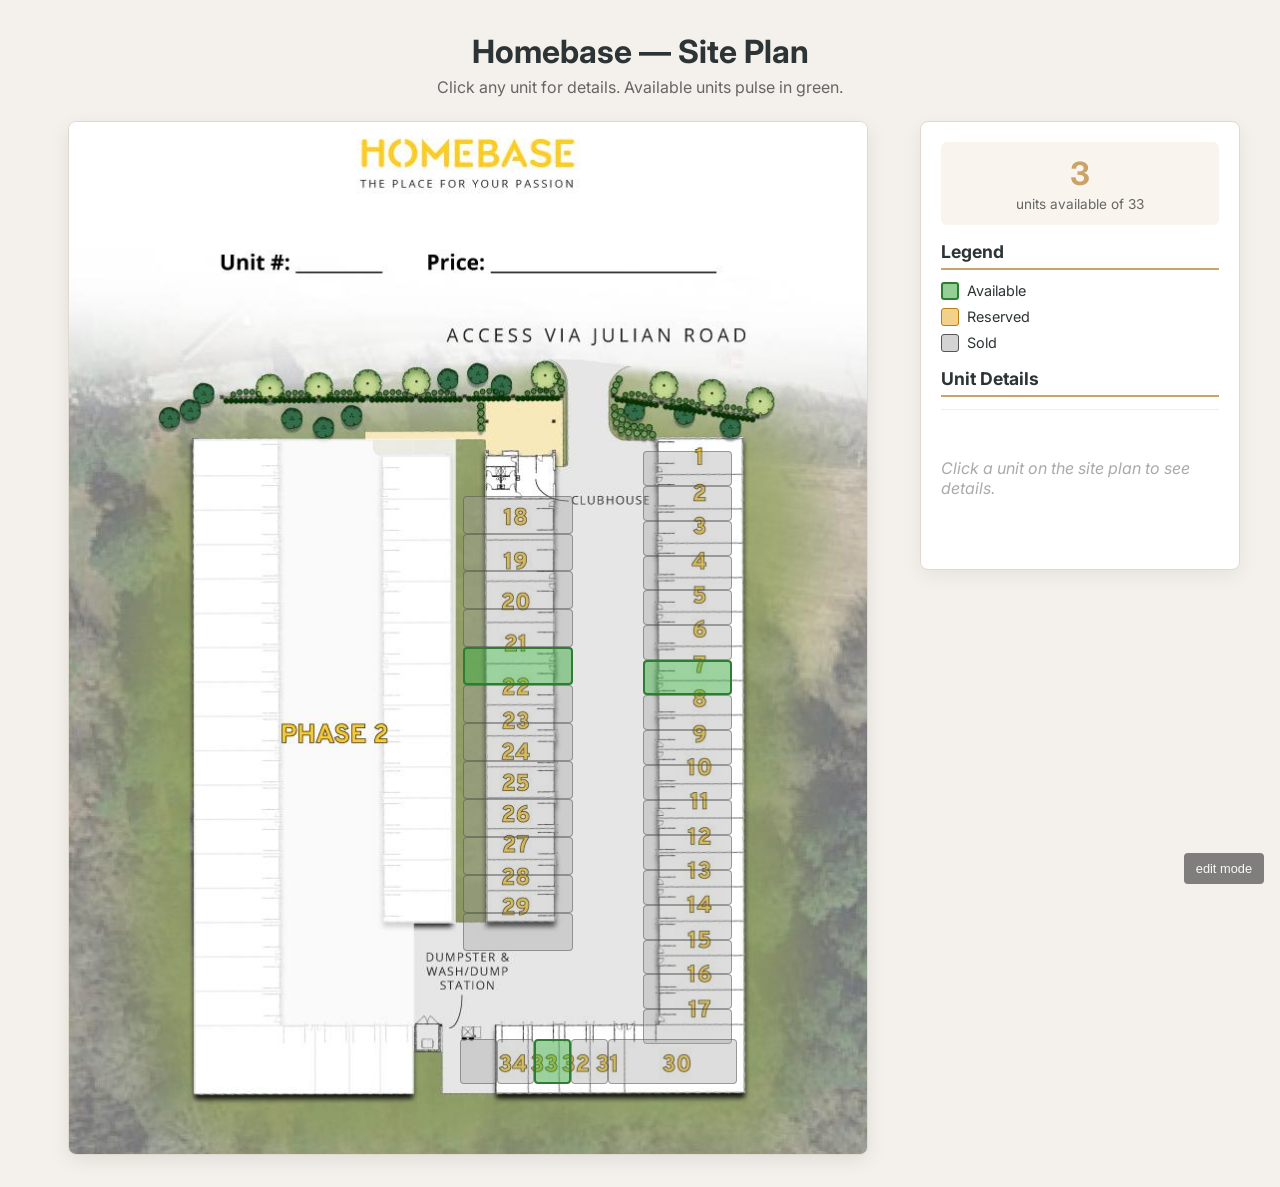
<file: siteplan.html>
<!DOCTYPE html>
<html lang="en">
<head>
<meta charset="UTF-8">
<meta name="viewport" content="width=device-width, initial-scale=1.0">
<title>Homebase | Interactive Siteplan</title>
<link rel="preconnect" href="https://fonts.googleapis.com">
<link rel="preconnect" href="https://fonts.gstatic.com" crossorigin>
<link href="https://fonts.googleapis.com/css2?family=Inter:wght@400;500;600;700&display=swap" rel="stylesheet">
<style>
  :root {
    --gold: #c9a368;
    --dark: #2d3436;
    --available: #2e7d32;
    --available-glow: #4caf50;
    --sold: #9e9e9e;
    --reserved: #e8a317;
  }
  * { box-sizing: border-box; }
  body {
    margin: 0;
    font-family: 'Inter', system-ui, sans-serif;
    background: #f4f1ec;
    color: var(--dark);
    padding: 2rem 1rem;
  }
  .wrap { max-width: 1200px; margin: 0 auto; }
  header.head { text-align: center; margin-bottom: 1.5rem; }
  header.head h1 { margin: 0 0 .35rem; font-size: 2rem; }
  header.head p { margin: 0; color: #666; }

  .layout {
    display: grid;
    grid-template-columns: minmax(0, 1fr) 320px;
    gap: 1.5rem;
    align-items: start;
  }
  @media (max-width: 900px) {
    .layout { grid-template-columns: 1fr; }
  }

  .siteplan-stage {
    position: relative;
    width: 100%;
    max-width: 800px;
    margin: 0 auto;
    background: #fff;
    border: 1px solid #e0d9cc;
    border-radius: 8px;
    overflow: hidden;
    box-shadow: 0 6px 20px rgba(0,0,0,.08);
  }
  .siteplan-img {
    display: block;
    width: 100%;
    height: auto;
  }
  .hotspot-layer {
    position: absolute;
    inset: 0;
    pointer-events: none;
  }
  .hotspot {
    position: absolute;
    pointer-events: auto;
    cursor: pointer;
    border-radius: 4px;
    transition: background .15s, box-shadow .15s, transform .15s;
    display: flex;
    align-items: center;
    justify-content: center;
    color: rgba(0,0,0,0);
    font-weight: 700;
    font-size: .75rem;
  }
  .hotspot.sold {
    background: rgba(158,158,158,.35);
    border: 1px solid rgba(70,70,70,.45);
  }
  .hotspot.sold:hover {
    background: rgba(158,158,158,.55);
  }
  .hotspot.available {
    background: rgba(76,175,80,.55);
    border: 2px solid #2e7d32;
    box-shadow: 0 0 0 0 rgba(76,175,80,.7);
    animation: pulse 2s infinite;
  }
  .hotspot.available:hover {
    background: rgba(76,175,80,.8);
    transform: scale(1.05);
  }
  .hotspot.reserved {
    background: rgba(232,163,23,.45);
    border: 1px solid #b67d10;
  }
  .hotspot.editing {
    outline: 2px dashed #d63031;
    background: rgba(214,48,49,.2) !important;
  }
  @keyframes pulse {
    0% { box-shadow: 0 0 0 0 rgba(76,175,80,.6); }
    70% { box-shadow: 0 0 0 14px rgba(76,175,80,0); }
    100% { box-shadow: 0 0 0 0 rgba(76,175,80,0); }
  }

  /* Sidebar */
  aside {
    background: #fff;
    border: 1px solid #e0d9cc;
    border-radius: 8px;
    padding: 1.25rem;
    box-shadow: 0 6px 20px rgba(0,0,0,.06);
    position: sticky;
    top: 1rem;
  }
  aside h2 {
    margin: 0 0 .75rem;
    font-size: 1.1rem;
    border-bottom: 2px solid var(--gold);
    padding-bottom: .4rem;
  }
  .legend { display: flex; flex-direction: column; gap: .5rem; margin-bottom: 1rem; }
  .legend-row { display: flex; align-items: center; gap: .5rem; font-size: .9rem; }
  .swatch { width: 18px; height: 18px; border-radius: 3px; }
  .swatch.av { background: rgba(76,175,80,.6); border: 2px solid #2e7d32; }
  .swatch.so { background: rgba(158,158,158,.45); border: 1px solid #555; }
  .swatch.re { background: rgba(232,163,23,.5); border: 1px solid #b67d10; }

  .summary {
    background: #f9f5ee;
    border-radius: 6px;
    padding: .75rem;
    margin-bottom: 1rem;
    text-align: center;
  }
  .summary .big { font-size: 2rem; font-weight: 700; color: var(--gold); display: block; }
  .summary .lbl { font-size: .85rem; color: #666; }

  .unit-card {
    border-top: 1px solid #eee;
    padding-top: 1rem;
    min-height: 140px;
  }
  .unit-card .unit-num { font-size: 1.5rem; font-weight: 700; }
  .unit-card .pill {
    display: inline-block; padding: 2px 10px; border-radius: 999px;
    font-size: .75rem; font-weight: 600; text-transform: uppercase;
    letter-spacing: .03em;
  }
  .pill.av { background: #2e7d32; color: #fff; }
  .pill.so { background: #757575; color: #fff; }
  .pill.re { background: #b67d10; color: #fff; }
  .unit-card dl { margin: .75rem 0 0; }
  .unit-card dt { font-size: .75rem; text-transform: uppercase; color: #888; letter-spacing: .04em; }
  .unit-card dd { margin: 0 0 .5rem; font-size: .95rem; font-weight: 500; }
  .unit-card .empty { color: #aaa; font-style: italic; padding: 1rem 0; }

  .cta-btn {
    display: inline-block; margin-top: .75rem;
    background: var(--gold); color: #fff; padding: .55rem 1rem;
    border-radius: 4px; text-decoration: none; font-weight: 600;
    font-size: .9rem;
  }
  .cta-btn:hover { background: #b18d52; }

  /* Editor */
  .editor {
    margin-top: 1.5rem; padding: 1rem;
    background: #fff8e1; border: 1px dashed #b67d10;
    border-radius: 8px;
  }
  .editor.hidden { display: none; }
  .editor h3 { margin: 0 0 .5rem; font-size: 1rem; }
  .editor p { margin: .25rem 0; font-size: .85rem; }
  .editor textarea { width: 100%; height: 100px; font-family: monospace; font-size: .75rem; }
  .editor button { margin-top: .5rem; }
  .toggle-edit {
    position: fixed; bottom: 1rem; right: 1rem;
    background: #333; color: #fff; border: 0;
    padding: .5rem .75rem; border-radius: 4px; cursor: pointer;
    font-size: .8rem; opacity: .6;
  }
  .toggle-edit:hover { opacity: 1; }

  .editor.active .hotspot { color: rgba(255,255,255,.95) !important; }
</style>
</head>
<body>
<div class="wrap">
  <header class="head">
    <h1>Homebase — Site Plan</h1>
    <p>Click any unit for details. Available units pulse in green.</p>
  </header>

  <div class="layout">
    <div class="siteplan-stage" id="stage">
      <img src="assets/siteplan/siteplan-master.jpg" alt="Homebase site plan" class="siteplan-img" id="basemap">
      <div class="hotspot-layer" id="hotspots"></div>
    </div>

    <aside>
      <div class="summary">
        <span class="big" id="available-count">3</span>
        <span class="lbl">units available of 33</span>
      </div>

      <h2>Legend</h2>
      <div class="legend">
        <div class="legend-row"><span class="swatch av"></span> Available</div>
        <div class="legend-row"><span class="swatch re"></span> Reserved</div>
        <div class="legend-row"><span class="swatch so"></span> Sold</div>
      </div>

      <h2>Unit Details</h2>
      <div class="unit-card" id="unit-card">
        <p class="empty">Click a unit on the site plan to see details.</p>
      </div>
    </aside>
  </div>

  <div class="editor hidden" id="editor">
    <h3>Hotspot Editor (dev mode)</h3>
    <p>Click a hotspot above, then drag in image to reposition (TODO). For now: edit JSON below and click Apply. Coordinates are in original image pixels (image is 800×1035).</p>
    <textarea id="editor-json"></textarea>
    <div>
      <button onclick="applyEdits()">Apply</button>
      <button onclick="copyEdits()">Copy JSON</button>
    </div>
  </div>
</div>

<button class="toggle-edit" onclick="toggleEditor()">edit mode</button>

<script>
  // ============================================================
  // Unit data — single source of truth
  // status: 'available' | 'sold' | 'reserved'
  // ============================================================
  // Hotspot coords are in original image px (800x1035); auto-scaled on render.
  const IMG_W = 800, IMG_H = 1035;

  const UNITS = {
    // Right column (1–17)
    "1":  { status: "sold",     x: 575, y: 330, w: 90, h: 35 },
    "2":  { status: "sold",     x: 575, y: 365, w: 90, h: 35 },
    "3":  { status: "sold",     x: 575, y: 400, w: 90, h: 35 },
    "4":  { status: "sold",     x: 575, y: 435, w: 90, h: 35 },
    "5":  { status: "sold",     x: 575, y: 470, w: 90, h: 35 },
    "6":  { status: "sold",     x: 575, y: 505, w: 90, h: 35 },
    "7":  { status: "available",x: 575, y: 540, w: 90, h: 35 },
    "8":  { status: "sold",     x: 575, y: 575, w: 90, h: 35 },
    "9":  { status: "sold",     x: 575, y: 610, w: 90, h: 35 },
    "10": { status: "sold",     x: 575, y: 645, w: 90, h: 35 },
    "11": { status: "sold",     x: 575, y: 680, w: 90, h: 35 },
    "12": { status: "sold",     x: 575, y: 715, w: 90, h: 35 },
    "13": { status: "sold",     x: 575, y: 750, w: 90, h: 35 },
    "14": { status: "sold",     x: 575, y: 785, w: 90, h: 35 },
    "15": { status: "sold",     x: 575, y: 820, w: 90, h: 35 },
    "16": { status: "sold",     x: 575, y: 855, w: 90, h: 35 },
    "17": { status: "sold",     x: 575, y: 890, w: 90, h: 35 },

    // Middle column (18–29)
    "18": { status: "sold",     x: 395, y: 375, w: 110, h: 38 },
    "19": { status: "sold",     x: 395, y: 413, w: 110, h: 38 },
    "20": { status: "sold",     x: 395, y: 451, w: 110, h: 38 },
    "21": { status: "sold",     x: 395, y: 489, w: 110, h: 38 },
    "22": { status: "available",x: 395, y: 527, w: 110, h: 38 },
    "23": { status: "sold",     x: 395, y: 565, w: 110, h: 38 },
    "24": { status: "sold",     x: 395, y: 603, w: 110, h: 38 },
    "25": { status: "sold",     x: 395, y: 641, w: 110, h: 38 },
    "26": { status: "sold",     x: 395, y: 679, w: 110, h: 38 },
    "27": { status: "sold",     x: 395, y: 717, w: 110, h: 38 },
    "28": { status: "sold",     x: 395, y: 755, w: 110, h: 38 },
    "29": { status: "sold",     x: 395, y: 793, w: 110, h: 38 },

    // Bottom row (30–34) — note: only 33 total units per Adam; "34" may be infra/office.
    // Including all 5 numbers but you can flip statuses or remove.
    "30": { status: "sold",     x: 540, y: 920, w: 130, h: 45 },
    "31": { status: "sold",     x: 503, y: 920, w: 37,  h: 45 },
    "32": { status: "available",x: 466, y: 920, w: 37,  h: 45 },
    "33": { status: "sold",     x: 429, y: 920, w: 37,  h: 45 },
    "34": { status: "sold",     x: 392, y: 920, w: 37,  h: 45 }
  };

  // Optional metadata per unit (size, price, etc.) — fill in as you have data
  const UNIT_INFO = {
    // Example structure:
    // "7":  { size: "30' × 50'", sqft: 1500, ceiling: "18'", price: "$185,000" },
    // "22": { size: "30' × 60'", sqft: 1800, ceiling: "18'", price: "$215,000" },
    // "32": { size: "20' × 40'", sqft: 800,  ceiling: "16'", price: "$125,000" }
  };

  // ============================================================
  const stage = document.getElementById('stage');
  const layer = document.getElementById('hotspots');
  const card  = document.getElementById('unit-card');
  const img   = document.getElementById('basemap');
  let editMode = false;

  function render() {
    layer.innerHTML = '';
    const stageW = stage.clientWidth;
    const scale = stageW / IMG_W;
    Object.entries(UNITS).forEach(([num, u]) => {
      const el = document.createElement('div');
      el.className = `hotspot ${u.status}`;
      el.dataset.unit = num;
      el.style.left   = (u.x * scale) + 'px';
      el.style.top    = (u.y * scale) + 'px';
      el.style.width  = (u.w * scale) + 'px';
      el.style.height = (u.h * scale) + 'px';
      el.textContent = num;
      el.title = `Unit ${num} — ${u.status}`;
      el.addEventListener('click', () => showUnit(num));
      layer.appendChild(el);
    });
    updateSummary();
  }

  function updateSummary() {
    const av = Object.values(UNITS).filter(u => u.status === 'available').length;
    document.getElementById('available-count').textContent = av;
  }

  function showUnit(num) {
    const u = UNITS[num];
    const info = UNIT_INFO[num] || {};
    const statusClass = u.status === 'available' ? 'av' : u.status === 'reserved' ? 're' : 'so';
    const statusLabel = u.status[0].toUpperCase() + u.status.slice(1);
    let html = `
      <div style="display:flex; align-items:center; justify-content:space-between; gap:.5rem;">
        <span class="unit-num">Unit ${num}</span>
        <span class="pill ${statusClass}">${statusLabel}</span>
      </div>
      <dl>
    `;
    if (info.size)    html += `<dt>Size</dt><dd>${info.size}</dd>`;
    if (info.sqft)    html += `<dt>Square Feet</dt><dd>${info.sqft.toLocaleString()} sq ft</dd>`;
    if (info.ceiling) html += `<dt>Ceiling Height</dt><dd>${info.ceiling}</dd>`;
    if (info.price)   html += `<dt>Price</dt><dd>${info.price}</dd>`;
    if (info.notes)   html += `<dt>Notes</dt><dd>${info.notes}</dd>`;
    html += `</dl>`;
    if (u.status === 'available') {
      html += `<a href="index.html#contact" class="cta-btn">Inquire about Unit ${num}</a>`;
    } else if (u.status === 'reserved') {
      html += `<p style="color:#b67d10; font-size:.85rem; margin-top:.5rem;">This unit is currently reserved. Contact us to be added to the waitlist.</p>`;
    }
    card.innerHTML = html;
  }

  // Editor helpers
  function toggleEditor() {
    editMode = !editMode;
    const ed = document.getElementById('editor');
    ed.classList.toggle('hidden', !editMode);
    document.body.classList.toggle('editor', editMode);
    document.body.classList.toggle('active', editMode);
    if (editMode) {
      document.getElementById('editor-json').value = JSON.stringify(UNITS, null, 2);
    }
  }
  function applyEdits() {
    try {
      const data = JSON.parse(document.getElementById('editor-json').value);
      Object.keys(UNITS).forEach(k => delete UNITS[k]);
      Object.assign(UNITS, data);
      render();
    } catch (e) { alert('Bad JSON: ' + e.message); }
  }
  function copyEdits() {
    navigator.clipboard.writeText(document.getElementById('editor-json').value);
  }

  // Boot
  if (img.complete) render(); else img.addEventListener('load', render);
  window.addEventListener('resize', render);
</script>
</body>
</html>
</file>
<file: styles.css>
/* ========================================
   Homebase - Personal Warehouse Garages
   ======================================== */

:root {
    /* Colors */
    --color-charcoal: #2D3436;
    --color-slate: #636E72;
    --color-light-gray: #B2BEC3;
    --color-off-white: #F5F6F7;
    --color-white: #FFFFFF;
    --color-amber: #E67E22;
    --color-amber-dark: #D35400;
    --color-amber-light: #F39C12;
    
    /* Typography */
    --font-heading: 'Playfair Display', Georgia, serif;
    --font-body: 'Inter', -apple-system, BlinkMacSystemFont, sans-serif;
    
    /* Spacing */
    --space-xs: 0.5rem;
    --space-sm: 1rem;
    --space-md: 1.5rem;
    --space-lg: 2rem;
    --space-xl: 3rem;
    --space-xxl: 5rem;
    
    /* Transitions */
    --transition-fast: 0.15s ease;
    --transition-base: 0.3s ease;
}

/* Reset & Base */
*, *::before, *::after {
    box-sizing: border-box;
    margin: 0;
    padding: 0;
}

html {
    scroll-behavior: smooth;
}

body {
    font-family: var(--font-body);
    font-size: 16px;
    line-height: 1.6;
    color: var(--color-charcoal);
    background: var(--color-white);
    -webkit-font-smoothing: antialiased;
}

h1, h2, h3, h4 {
    font-family: var(--font-heading);
    font-weight: 600;
    line-height: 1.2;
}

a {
    color: inherit;
    text-decoration: none;
}

img {
    max-width: 100%;
    height: auto;
    display: block;
}

/* Container */
.container {
    width: 100%;
    max-width: 1200px;
    margin: 0 auto;
    padding: 0 var(--space-md);
}

/* Buttons */
.btn {
    display: inline-flex;
    align-items: center;
    justify-content: center;
    padding: 0.75rem 1.5rem;
    font-family: var(--font-body);
    font-size: 0.9rem;
    font-weight: 500;
    border-radius: 4px;
    border: none;
    cursor: pointer;
    transition: all var(--transition-fast);
    text-decoration: none;
}

.btn-primary {
    background: var(--color-amber);
    color: var(--color-white);
}

.btn-primary:hover {
    background: var(--color-amber-dark);
    transform: translateY(-1px);
}

.btn-secondary {
    background: transparent;
    color: var(--color-white);
    border: 2px solid var(--color-white);
}

.btn-secondary:hover {
    background: var(--color-white);
    color: var(--color-charcoal);
}

.btn-large {
    padding: 1rem 2rem;
    font-size: 1rem;
}

.btn-full {
    width: 100%;
}

/* Navigation */
.nav {
    position: fixed;
    top: 0;
    left: 0;
    right: 0;
    z-index: 1000;
    background: var(--color-white);
    box-shadow: 0 1px 0 rgba(0,0,0,0.08);
}

.nav-container {
    max-width: 1200px;
    margin: 0 auto;
    padding: 0 var(--space-md);
    display: flex;
    align-items: center;
    justify-content: space-between;
    height: 70px;
}

.logo-text {
    font-family: var(--font-body);
    font-size: 1.25rem;
    font-weight: 700;
    letter-spacing: 0.1em;
    color: var(--color-charcoal);
}

.logo-img {
    height: 32px;
    width: auto;
}

.footer-logo {
    height: 28px;
    width: auto;
    margin-bottom: var(--space-xs);
}

.nav-links {
    display: flex;
    align-items: center;
    gap: var(--space-lg);
    list-style: none;
}

.nav-links a {
    font-size: 0.9rem;
    font-weight: 500;
    color: var(--color-slate);
    transition: color var(--transition-fast);
}

.nav-links a:hover {
    color: var(--color-charcoal);
}

.nav-links .btn {
    color: var(--color-white);
}

.nav-toggle {
    display: none;
    flex-direction: column;
    gap: 5px;
    background: none;
    border: none;
    cursor: pointer;
    padding: 5px;
}

.nav-toggle span {
    display: block;
    width: 24px;
    height: 2px;
    background: var(--color-charcoal);
    transition: all var(--transition-fast);
}

/* Hero */
.hero {
    padding: calc(70px + var(--space-xxl)) 0 var(--space-xxl);
    background: linear-gradient(135deg, var(--color-off-white) 0%, var(--color-white) 100%);
    min-height: 90vh;
    display: flex;
    flex-direction: column;
    justify-content: center;
    background-size: cover;
    background-position: center;
    background-repeat: no-repeat;
}

.hero-content {
    max-width: 1200px;
    margin: 0 auto;
    padding: 0 var(--space-md);
    text-align: center;
}

.hero h1 {
    font-size: clamp(2.5rem, 6vw, 4.5rem);
    color: var(--color-white);
    margin-bottom: var(--space-md);
    text-shadow: 0 2px 4px rgba(0,0,0,0.3);
}

.hero-subtitle {
    font-size: 1.25rem;
    color: var(--color-off-white);
    max-width: 650px;
    margin: 0 auto var(--space-xl);
    line-height: 1.7;
}

.hero-cta {
    display: flex;
    gap: var(--space-sm);
    justify-content: center;
    flex-wrap: wrap;
}

.hero-stats {
    display: flex;
    justify-content: center;
    gap: var(--space-xl);
    margin-top: var(--space-xxl);
    padding-top: var(--space-xl);
    border-top: 1px solid rgba(255,255,255,0.2);
    max-width: 600px;
    margin-left: auto;
    margin-right: auto;
}

.stat {
    text-align: center;
}

.stat-number {
    display: block;
    font-family: var(--font-heading);
    font-size: 2.5rem;
    font-weight: 700;
    color: var(--color-amber);
}

.stat-label {
    font-size: 0.85rem;
    color: var(--color-off-white);
    text-transform: uppercase;
    letter-spacing: 0.1em;
}

/* Section Headers */
.section-header {
    text-align: center;
    max-width: 600px;
    margin: 0 auto var(--space-xl);
}

.section-header h2 {
    font-size: clamp(2rem, 4vw, 2.75rem);
    margin-bottom: var(--space-sm);
}

.section-header p {
    color: var(--color-slate);
    font-size: 1.1rem;
}

/* Features Section */
.features {
    padding: var(--space-xxl) 0;
    background: var(--color-white);
}

.features-grid {
    display: grid;
    grid-template-columns: repeat(auto-fit, minmax(260px, 1fr));
    gap: var(--space-lg);
}

.feature-card {
    padding: var(--space-lg);
    background: var(--color-off-white);
    border-radius: 8px;
    transition: all var(--transition-base);
}

.feature-card:hover {
    transform: translateY(-4px);
    box-shadow: 0 10px 30px rgba(0,0,0,0.08);
}

.feature-icon {
    width: 56px;
    height: 56px;
    display: flex;
    align-items: center;
    justify-content: center;
    background: var(--color-amber);
    color: var(--color-white);
    border-radius: 8px;
    margin-bottom: var(--space-md);
}

.feature-card h3 {
    font-size: 1.25rem;
    margin-bottom: var(--space-xs);
}

.feature-card p {
    color: var(--color-slate);
    font-size: 0.95rem;
}

/* Availability Section */
.availability {
    padding: var(--space-xxl) 0;
    background: var(--color-off-white);
}

.urgency-badge {
    display: inline-block;
    background: #C0392B;
    color: var(--color-white);
    padding: 0.5rem 1rem;
    border-radius: 4px;
    font-size: 0.85rem;
    font-weight: 600;
    text-transform: uppercase;
    letter-spacing: 0.05em;
    margin-bottom: var(--space-md);
    animation: pulse 2s ease-in-out infinite;
}

@keyframes pulse {
    0%, 100% { opacity: 1; }
    50% { opacity: 0.7; }
}

.availability-content {
    display: grid;
    grid-template-columns: 1fr 1.2fr;
    gap: var(--space-xl);
    align-items: start;
}

.availability-table-wrap {
    background: var(--color-white);
    padding: var(--space-lg);
    border-radius: 8px;
    box-shadow: 0 4px 20px rgba(0,0,0,0.08);
}

.pricing-table {
    width: 100%;
    border-collapse: collapse;
    margin-bottom: var(--space-lg);
}

.pricing-table th,
.pricing-table td {
    padding: 1rem;
    text-align: left;
    border-bottom: 1px solid var(--color-off-white);
}

.pricing-table th {
    font-size: 0.8rem;
    font-weight: 600;
    text-transform: uppercase;
    letter-spacing: 0.05em;
    color: var(--color-slate);
    background: var(--color-off-white);
}

.pricing-table td {
    font-size: 1rem;
}

.pricing-table .price {
    font-weight: 700;
    color: var(--color-amber);
    font-size: 1.1rem;
}

.pricing-table tbody tr:hover {
    background: rgba(230, 126, 34, 0.05);
}

.pricing-table tbody tr:last-child td {
    border-bottom: none;
}

.site-plan {
    position: sticky;
    top: 90px;
}

.site-plan img {
    width: 100%;
    height: auto;
    border-radius: 8px;
    box-shadow: 0 10px 40px rgba(0,0,0,0.15);
}

/* Uses Section */
.uses {
    padding: var(--space-xxl) 0;
    background: var(--color-charcoal);
    color: var(--color-white);
}

.uses .section-header h2 {
    color: var(--color-white);
}

.uses .section-header p {
    color: var(--color-light-gray);
}

.uses-grid {
    display: grid;
    grid-template-columns: repeat(auto-fit, minmax(300px, 1fr));
    gap: var(--space-md);
}

.use-card {
    padding: var(--space-lg);
    background: rgba(255,255,255,0.05);
    border: 1px solid rgba(255,255,255,0.1);
    border-radius: 8px;
    transition: all var(--transition-base);
    background-size: cover;
    background-position: center;
    background-repeat: no-repeat;
    min-height: 280px;
    display: flex;
    flex-direction: column;
    justify-content: flex-end;
}

.use-card:hover {
    transform: translateY(-4px);
    box-shadow: 0 10px 30px rgba(0,0,0,0.3);
    border-color: var(--color-amber);
}

.use-card h3 {
    font-size: 1.25rem;
    margin-bottom: var(--space-xs);
    color: var(--color-amber-light);
}

.use-card p {
    color: var(--color-light-gray);
    font-size: 0.95rem;
}

/* Amenities Section */
.amenities {
    padding: var(--space-xxl) 0;
    background: var(--color-white);
}

.amenities-content {
    display: grid;
    grid-template-columns: 1fr 1fr;
    gap: var(--space-xl);
    align-items: center;
}

.amenities-text h2 {
    font-size: clamp(2rem, 4vw, 2.75rem);
    margin-bottom: var(--space-md);
}

.amenities-intro {
    font-size: 1.1rem;
    color: var(--color-slate);
    margin-bottom: var(--space-lg);
}

.amenities-list {
    list-style: none;
}

.amenities-list li {
    display: flex;
    align-items: center;
    gap: var(--space-sm);
    padding: var(--space-sm) 0;
    font-size: 1rem;
    border-bottom: 1px solid var(--color-off-white);
}

.amenities-list li:last-child {
    border-bottom: none;
}

.amenities-list svg {
    color: var(--color-amber);
    flex-shrink: 0;
}

.image-placeholder {
    width: 100%;
    aspect-ratio: 4/3;
    background: var(--color-off-white);
    border-radius: 8px;
    display: flex;
    align-items: center;
    justify-content: center;
    color: var(--color-slate);
    font-size: 0.9rem;
}

.amenities-image img {
    width: 100%;
    height: auto;
    border-radius: 8px;
    box-shadow: 0 10px 40px rgba(0,0,0,0.15);
}

/* Testimonials Section */
.testimonials {
    padding: var(--space-xxl) 0;
    background: var(--color-off-white);
}

.testimonials-grid {
    display: grid;
    grid-template-columns: repeat(auto-fit, minmax(300px, 1fr));
    gap: var(--space-lg);
}

.testimonial-card {
    background: var(--color-white);
    padding: var(--space-lg);
    border-radius: 8px;
    box-shadow: 0 4px 20px rgba(0,0,0,0.05);
}

.testimonial-card blockquote {
    font-size: 1.1rem;
    font-style: italic;
    color: var(--color-charcoal);
    line-height: 1.7;
    margin-bottom: var(--space-md);
}

.testimonial-card cite {
    font-style: normal;
    font-weight: 600;
    color: var(--color-amber);
}

/* About Section */
.about {
    padding: var(--space-xxl) 0;
    background: var(--color-white);
}

.about-content {
    max-width: 800px;
    margin: 0 auto;
}

.about-text h2 {
    font-size: clamp(2rem, 4vw, 2.75rem);
    margin-bottom: var(--space-md);
    text-align: center;
}

.about-text > p {
    font-size: 1.1rem;
    color: var(--color-slate);
    text-align: center;
    margin-bottom: var(--space-md);
}

.about-text ul {
    list-style: none;
    max-width: 500px;
    margin: var(--space-lg) auto 0;
}

.about-text ul li {
    position: relative;
    padding-left: var(--space-md);
    margin-bottom: var(--space-sm);
    color: var(--color-charcoal);
}

.about-text ul li::before {
    content: '';
    position: absolute;
    left: 0;
    top: 10px;
    width: 6px;
    height: 6px;
    background: var(--color-amber);
    border-radius: 50%;
}

/* Contact Section */
.contact {
    padding: var(--space-xxl) 0;
    background: var(--color-charcoal);
    color: var(--color-white);
}

.contact-content {
    display: grid;
    grid-template-columns: 1fr 1fr;
    gap: var(--space-xl);
}

.contact-info h2 {
    font-size: clamp(2rem, 4vw, 2.75rem);
    margin-bottom: var(--space-sm);
}

.contact-info > p {
    color: var(--color-light-gray);
    font-size: 1.1rem;
    margin-bottom: var(--space-lg);
}

.contact-details {
    display: flex;
    flex-direction: column;
    gap: var(--space-lg);
    margin-bottom: var(--space-lg);
}

.contact-item h4 {
    font-family: var(--font-body);
    font-size: 0.85rem;
    font-weight: 600;
    text-transform: uppercase;
    letter-spacing: 0.1em;
    color: var(--color-amber);
    margin-bottom: var(--space-xs);
}

.contact-item p {
    color: var(--color-light-gray);
}

.contact-item a {
    color: var(--color-white);
    transition: color var(--transition-fast);
}

.contact-item a:hover {
    color: var(--color-amber);
}

.social-links {
    display: flex;
    gap: var(--space-sm);
}

.social-links a {
    display: flex;
    align-items: center;
    justify-content: center;
    width: 44px;
    height: 44px;
    background: rgba(255,255,255,0.1);
    border-radius: 8px;
    color: var(--color-white);
    transition: all var(--transition-fast);
}

.social-links a:hover {
    background: var(--color-amber);
}

/* Contact Form */
.contact-form-container {
    background: var(--color-white);
    padding: var(--space-lg);
    border-radius: 8px;
}

.contact-form {
    display: flex;
    flex-direction: column;
    gap: var(--space-md);
}

.form-group {
    display: flex;
    flex-direction: column;
    gap: var(--space-xs);
}

.form-group label {
    font-size: 0.9rem;
    font-weight: 500;
    color: var(--color-charcoal);
}

.form-group input,
.form-group select,
.form-group textarea {
    padding: 0.75rem 1rem;
    font-family: var(--font-body);
    font-size: 1rem;
    border: 1px solid var(--color-light-gray);
    border-radius: 4px;
    background: var(--color-white);
    color: var(--color-charcoal);
    transition: border-color var(--transition-fast);
}

.form-group input:focus,
.form-group select:focus,
.form-group textarea:focus {
    outline: none;
    border-color: var(--color-amber);
}

.form-group textarea {
    resize: vertical;
    min-height: 100px;
}

/* Footer */
.footer {
    background: #1a1d1e;
    padding: var(--space-xl) 0 var(--space-lg);
}

.footer-content {
    display: flex;
    justify-content: space-between;
    align-items: center;
    padding-bottom: var(--space-lg);
    border-bottom: 1px solid rgba(255,255,255,0.1);
}

.footer-brand {
    color: var(--color-white);
}

/* Using logo image now */

.footer-brand p {
    color: var(--color-slate);
    font-size: 0.9rem;
}

.footer-links {
    display: flex;
    gap: var(--space-lg);
}

.footer-links a {
    color: var(--color-light-gray);
    font-size: 0.9rem;
    transition: color var(--transition-fast);
}

.footer-links a:hover {
    color: var(--color-white);
}

.footer-bottom {
    padding-top: var(--space-lg);
    text-align: center;
}

.footer-bottom p {
    color: var(--color-slate);
    font-size: 0.85rem;
}

/* Responsive */
@media (max-width: 768px) {
    .nav-toggle {
        display: flex;
    }
    
    .nav-links {
        position: fixed;
        top: 70px;
        left: 0;
        right: 0;
        background: var(--color-white);
        flex-direction: column;
        padding: var(--space-lg);
        gap: var(--space-md);
        box-shadow: 0 10px 30px rgba(0,0,0,0.1);
        transform: translateY(-100%);
        opacity: 0;
        pointer-events: none;
        transition: all var(--transition-base);
    }
    
    .nav-links.active {
        transform: translateY(0);
        opacity: 1;
        pointer-events: auto;
    }
    
    .hero-stats {
        gap: var(--space-lg);
    }
    
    .stat-number {
        font-size: 2rem;
    }
    
    .availability-content {
        grid-template-columns: 1fr;
    }
    
    .site-plan {
        position: static;
        order: -1;
    }
    
    .pricing-table th,
    .pricing-table td {
        padding: 0.75rem 0.5rem;
        font-size: 0.9rem;
    }
    
    .pricing-table .price {
        font-size: 1rem;
    }
    
    .amenities-content {
        grid-template-columns: 1fr;
    }
    
    .amenities-image {
        order: -1;
    }
    
    .contact-content {
        grid-template-columns: 1fr;
    }
    
    .footer-content {
        flex-direction: column;
        text-align: center;
        gap: var(--space-lg);
    }
    
    .footer-links {
        flex-wrap: wrap;
        justify-content: center;
        gap: var(--space-md);
    }
}

@media (max-width: 480px) {
    .hero-cta {
        flex-direction: column;
    }
    
    .hero-cta .btn {
        width: 100%;
    }
    
    .hero-stats {
        flex-direction: column;
        gap: var(--space-md);
    }
}


/* ========================================
   Interactive Site Plan + Inventory
   ======================================== */

/* Two-panel layout */
.interactive-siteplan {
    display: grid;
    grid-template-columns: 420px 1fr;
    gap: var(--space-xl);
    align-items: start;
}

/* Inventory-only mode (no site plan) — single centered column */
.interactive-siteplan.inventory-only {
    grid-template-columns: 1fr;
    max-width: 760px;
    margin: 0 auto;
}

/* Panel titles */
.panel-title {
    font-family: var(--font-body);
    font-size: 0.8rem;
    font-weight: 600;
    text-transform: uppercase;
    letter-spacing: 0.1em;
    color: var(--color-slate);
    margin-bottom: var(--space-sm);
}

/* ---- SVG Site Plan Panel ---- */
.siteplan-panel {
    position: sticky;
    top: 90px;
}

.siteplan-container {
    background: #1e2224;
    border-radius: 8px;
    overflow: hidden;
    box-shadow: 0 10px 40px rgba(0,0,0,0.2);
    line-height: 0; /* remove inline gap */
}

.siteplan-container svg {
    width: 100%;
    height: auto;
    display: block;
}

/* SVG unit states */
.unit-sold {
    cursor: default;
    transition: fill 0.15s ease;
}

.unit-available {
    cursor: pointer;
    transition: fill 0.15s ease, filter 0.15s ease;
}

.unit-available:hover {
    fill: #F39C12 !important;
    filter: brightness(1.15);
}

.unit-available.unit-selected {
    fill: #E67E22 !important;
    stroke: #F39C12;
    stroke-width: 2.5;
    filter: drop-shadow(0 0 6px rgba(230, 126, 34, 0.85));
}

/* Legend */
.siteplan-legend {
    display: flex;
    gap: var(--space-md);
    margin-top: var(--space-sm);
    flex-wrap: wrap;
}

.legend-item {
    display: flex;
    align-items: center;
    gap: 6px;
    font-size: 0.78rem;
    color: var(--color-slate);
    font-family: var(--font-body);
}

.legend-swatch {
    width: 14px;
    height: 14px;
    border-radius: 3px;
    display: inline-block;
    flex-shrink: 0;
}

.legend-sold   .legend-swatch { background: #3a3f42; border: 1px solid #555; }
.legend-available .legend-swatch { background: #E67E22; }
.legend-selected  .legend-swatch { background: #E67E22; border: 2.5px solid #F39C12; box-shadow: 0 0 6px rgba(230,126,34,0.7); }

/* SVG Tooltip */
#siteplan-tooltip {
    position: fixed;
    z-index: 2000;
    background: var(--color-charcoal);
    color: var(--color-white);
    padding: 6px 12px;
    border-radius: 4px;
    font-family: var(--font-body);
    font-size: 0.8rem;
    font-weight: 500;
    pointer-events: none;
    opacity: 0;
    transform: translateY(4px);
    transition: opacity 0.15s ease, transform 0.15s ease;
    white-space: nowrap;
    box-shadow: 0 4px 16px rgba(0,0,0,0.3);
}

#siteplan-tooltip.visible {
    opacity: 1;
    transform: translateY(0);
}

#siteplan-tooltip::after {
    content: '';
    position: absolute;
    top: 100%;
    left: 50%;
    transform: translateX(-50%);
    border: 5px solid transparent;
    border-top-color: var(--color-charcoal);
}

/* ---- Inventory Panel ---- */
.inventory-panel {
    display: flex;
    flex-direction: column;
}

.inventory-list {
    display: flex;
    flex-direction: column;
    gap: var(--space-sm);
}

/* Inventory card */
.inventory-card {
    background: var(--color-white);
    border: 2px solid transparent;
    border-radius: 8px;
    box-shadow: 0 2px 12px rgba(0,0,0,0.06);
    overflow: hidden;
    transition: border-color 0.2s ease, box-shadow 0.2s ease;
    cursor: pointer;
    outline: none;
}

.inventory-card:focus-visible {
    box-shadow: 0 0 0 3px rgba(230,126,34,0.35);
}

.inventory-card:hover {
    box-shadow: 0 4px 20px rgba(0,0,0,0.1);
    border-color: rgba(230,126,34,0.3);
}

.inventory-card.card-selected {
    border-color: var(--color-amber);
    box-shadow: 0 4px 20px rgba(230,126,34,0.2);
}

.inventory-card-header {
    display: flex;
    align-items: center;
    justify-content: space-between;
    padding: 1rem var(--space-md);
    gap: var(--space-sm);
    flex-wrap: wrap;
}

.inventory-card-meta {
    display: flex;
    flex-direction: column;
    gap: 2px;
}

.unit-label {
    font-family: var(--font-heading);
    font-size: 1.1rem;
    font-weight: 600;
    color: var(--color-charcoal);
}

.unit-dims {
    font-size: 0.85rem;
    color: var(--color-slate);
}

.inventory-card-right {
    display: flex;
    flex-direction: column;
    align-items: flex-end;
    gap: 4px;
}

.unit-stats {
    font-size: 0.9rem;
    color: var(--color-slate);
}

.unit-stats strong {
    color: var(--color-amber);
    font-weight: 700;
}

.availability-pill {
    display: inline-block;
    background: rgba(39, 174, 96, 0.12);
    color: #27ae60;
    border: 1px solid rgba(39,174,96,0.3);
    padding: 2px 10px;
    border-radius: 20px;
    font-size: 0.75rem;
    font-weight: 600;
    text-transform: uppercase;
    letter-spacing: 0.05em;
}

/* Unit detail panel (slides open) */
.unit-detail-panel {
    max-height: 0;
    overflow: hidden;
    transition: max-height 0.4s cubic-bezier(0.4, 0, 0.2, 1);
}

.unit-detail-panel.panel-open {
    max-height: 500px;
}

.unit-detail-inner {
    padding: 0 var(--space-md) var(--space-md);
    border-top: 1px solid var(--color-off-white);
    padding-top: var(--space-md);
}

.unit-detail-specs {
    display: grid;
    grid-template-columns: 1fr 1fr;
    gap: var(--space-xs) var(--space-md);
    margin-bottom: var(--space-md);
}

.spec-item {
    display: flex;
    flex-direction: column;
    gap: 2px;
}

.spec-label {
    font-size: 0.72rem;
    font-weight: 600;
    text-transform: uppercase;
    letter-spacing: 0.07em;
    color: var(--color-slate);
}

.spec-value {
    font-size: 0.95rem;
    color: var(--color-charcoal);
    font-weight: 500;
}

.spec-price {
    color: var(--color-amber);
    font-weight: 700;
    font-size: 1.05rem;
}

.unit-features {
    list-style: none;
    display: flex;
    flex-wrap: wrap;
    gap: 6px;
    margin-bottom: var(--space-md);
}

.unit-features li {
    background: var(--color-off-white);
    color: var(--color-charcoal);
    padding: 4px 10px;
    border-radius: 20px;
    font-size: 0.78rem;
    font-weight: 500;
}

.reserve-btn {
    width: 100%;
    justify-content: center;
    font-size: 0.9rem;
}

/* ---- Responsive ---- */
@media (max-width: 900px) {
    .interactive-siteplan {
        grid-template-columns: 1fr;
    }

    .siteplan-panel {
        position: static;
    }

    .siteplan-container {
        max-width: 420px;
        margin: 0 auto;
    }
}

@media (max-width: 480px) {
    .inventory-card-header {
        flex-direction: column;
        align-items: flex-start;
    }

    .inventory-card-right {
        align-items: flex-start;
    }

    .unit-detail-specs {
        grid-template-columns: 1fr;
    }
}

/* Contact form status message */
.form-status {
    margin-top: var(--space-sm);
    min-height: 1.25em;
    font-size: 0.9rem;
    font-family: var(--font-body);
}
.form-status[data-kind="error"]   { color: #c0392b; }
.form-status[data-kind="success"] { color: #2e7d32; }
.form-status[data-kind="pending"] { color: var(--color-slate); }


/* ===== v2 sales additions ===== */
.hero .urgency-badge{display:inline-block;margin-bottom:1rem}
.why-own{background:#f7f5f2}
.faq h3{margin-top:1.5rem;font-size:1.1rem}
.sticky-cta{display:none}
@media (max-width:768px){
  .sticky-cta{display:block;position:fixed;left:0;right:0;bottom:0;z-index:999;padding:14px 16px;text-align:center;font-weight:600;color:#fff;background:#E67E22;text-decoration:none;box-shadow:0 -2px 12px rgba(0,0,0,.2)}
  body{padding-bottom:52px}
}
</file>
